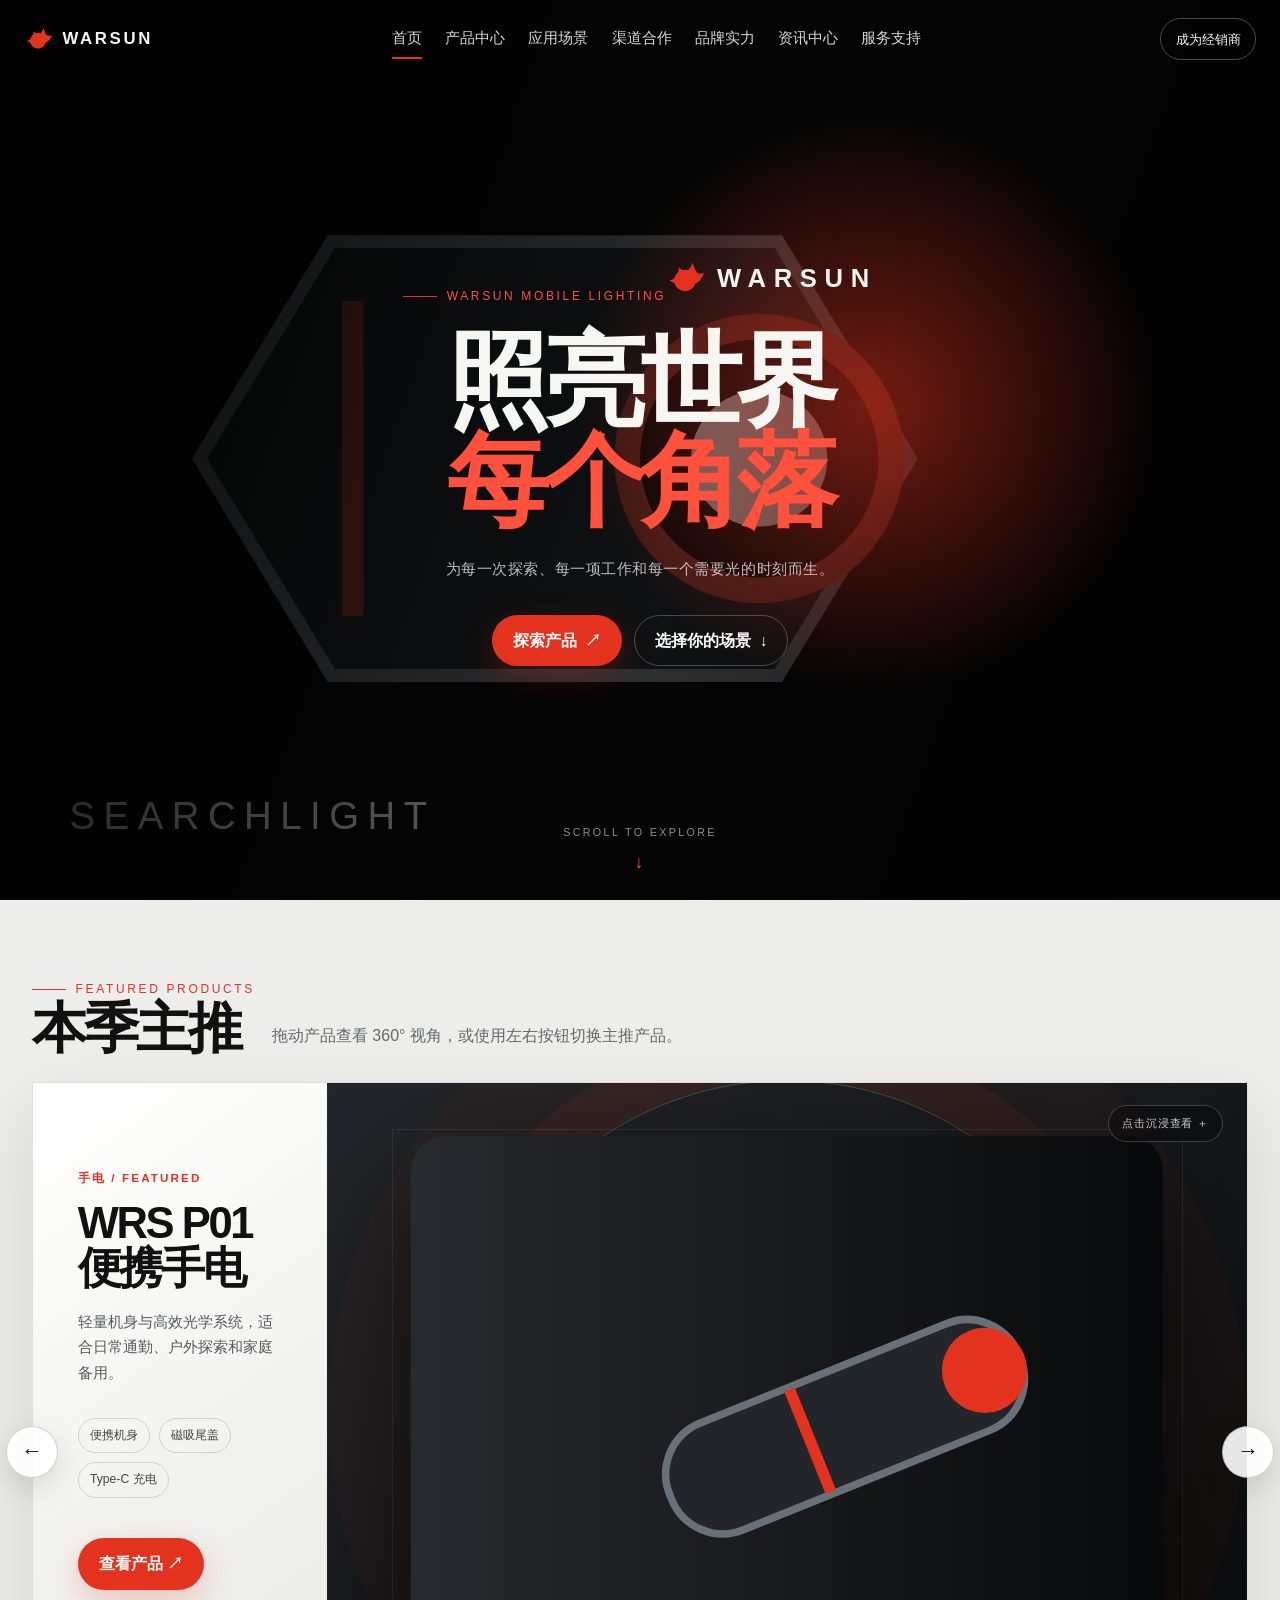
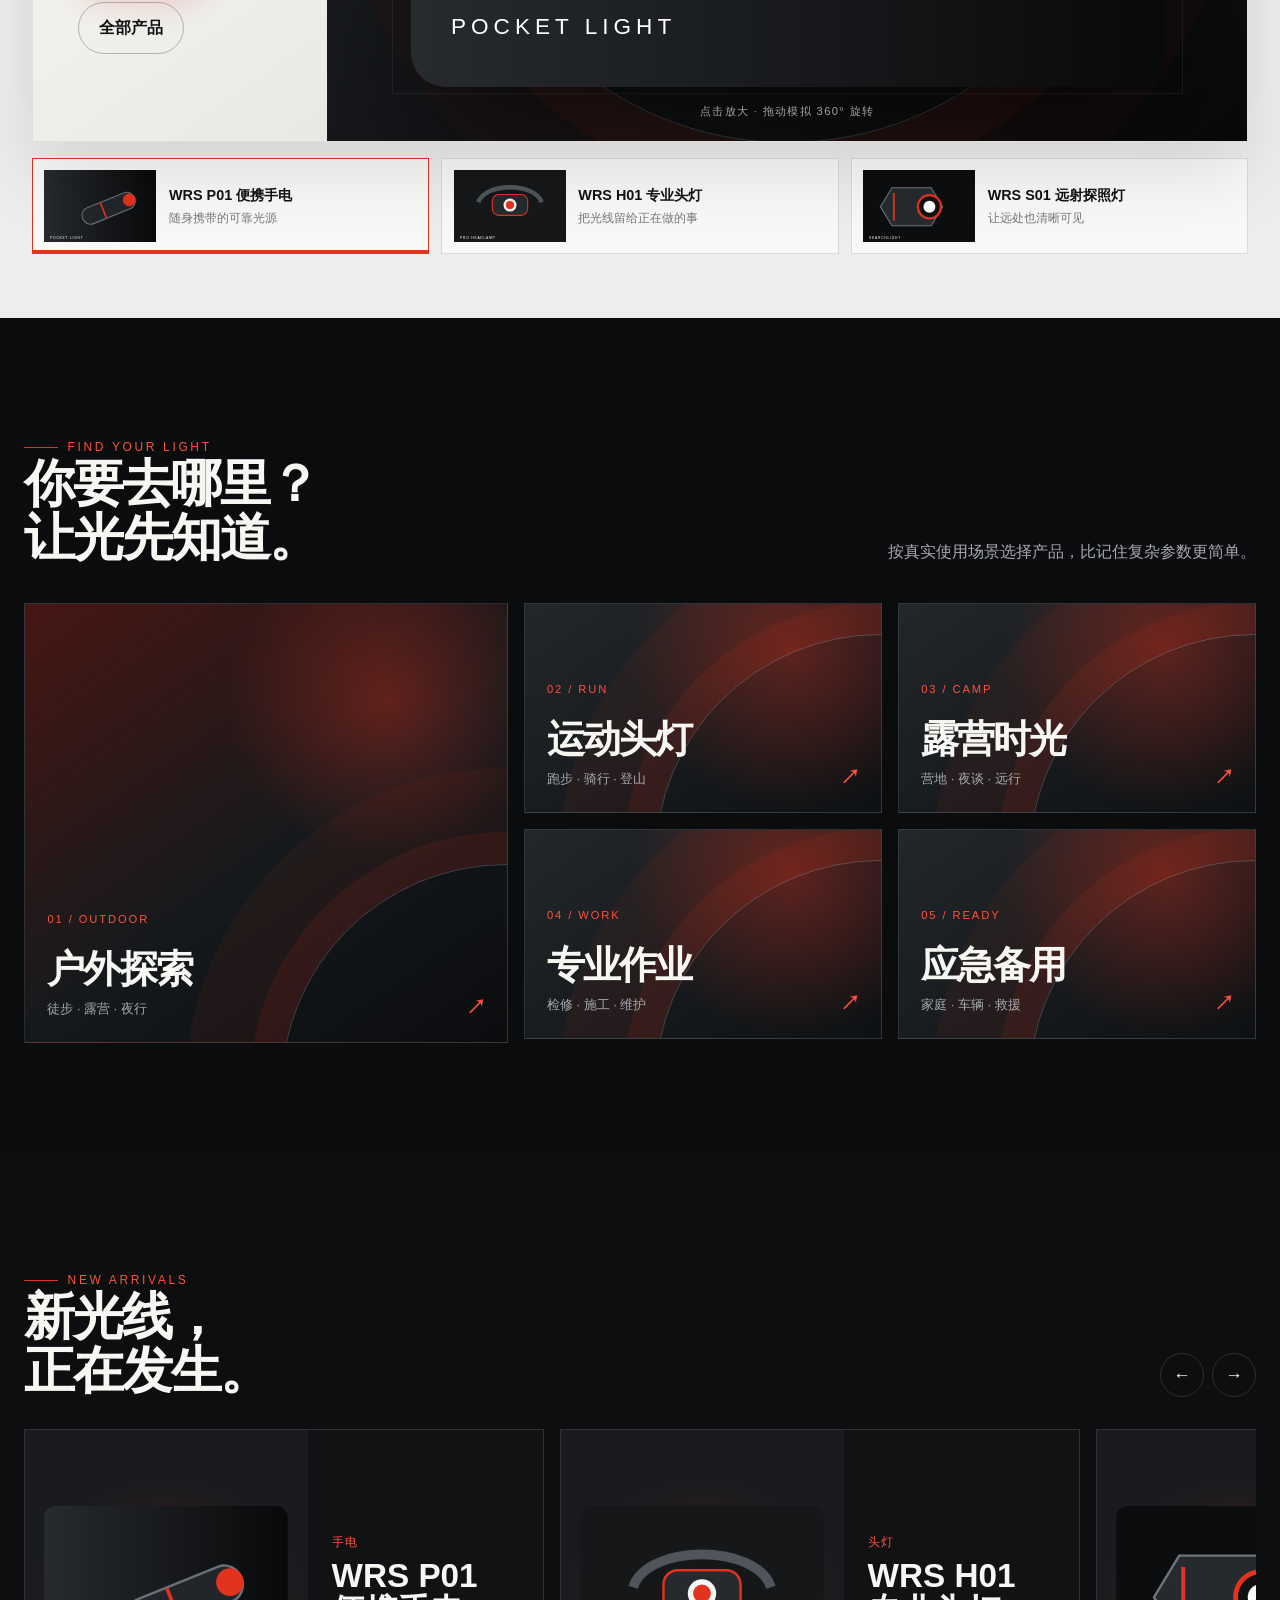
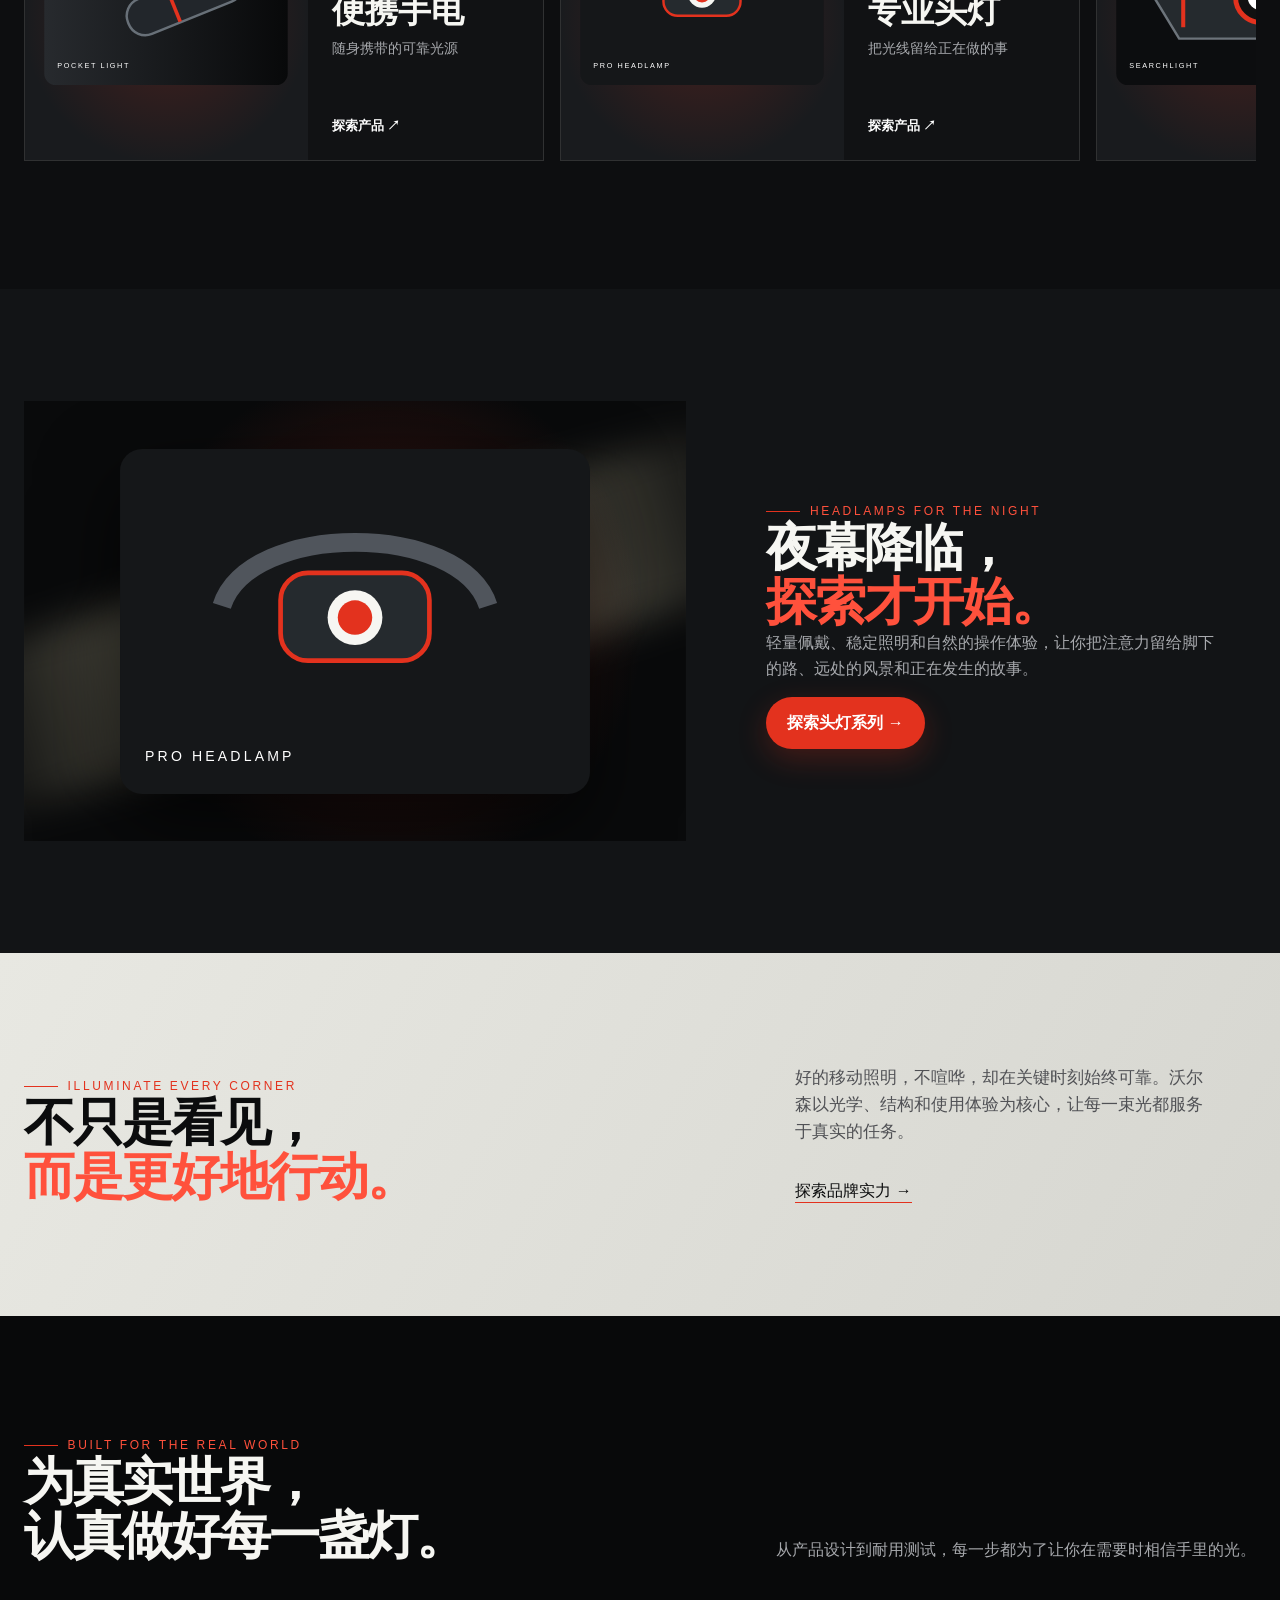
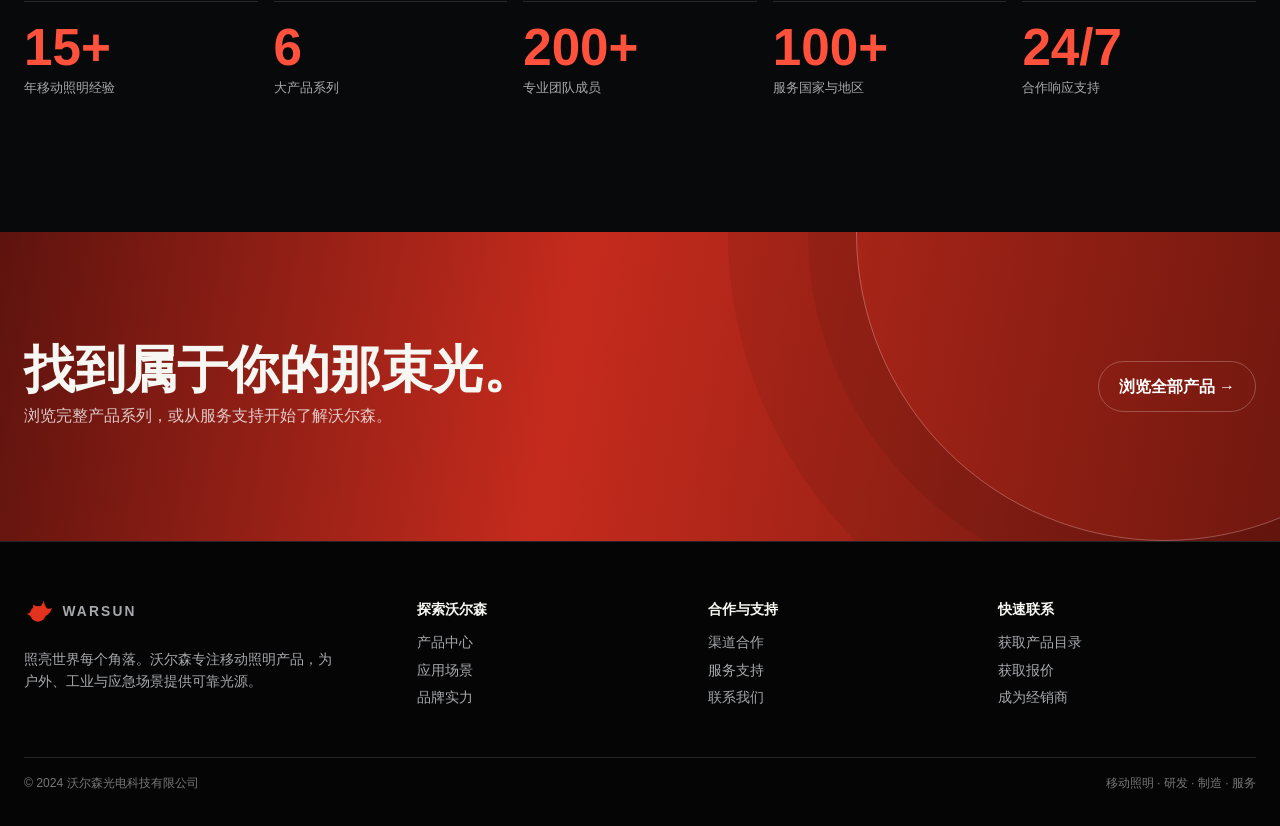
<file: index.html>
<!doctype html>
<html lang="zh-CN"><head><meta charset="utf-8"><meta name="viewport" content="width=device-width, initial-scale=1"><meta name="description" content="沃尔森光电科技有限公司——为户外、运动与日常生活提供移动照明。"><title>沃尔森光电｜照亮世界每个角落</title><link rel="stylesheet" href="styles.css?v=immersive-showcase-1"></head>
<body data-page="home"><a class="skip-link" href="#main">跳转到主要内容</a><header class="site-header" data-site-header></header><main id="main">
<section class="consumer-hero"><video class="consumer-hero-video" autoplay muted loop playsinline poster="assets/placeholders/searchlight.svg"><source src="https://interactive-examples.mdn.mozilla.net/media/cc0-videos/flower.mp4" type="video/mp4"></video><div class="consumer-hero-overlay"></div><div class="container consumer-hero-content"><span class="eyebrow">WARSUN MOBILE LIGHTING</span><div class="home-logo-lockup"><img src="assets/logo-mark.svg" alt="沃尔森品牌标志"><span>WARSUN</span></div><h1>照亮世界<br><em>每个角落</em></h1><p>为每一次探索、每一项工作和每一个需要光的时刻而生。</p><div class="hero-actions"><a class="btn btn-primary" href="products.html">探索产品 <span>↗</span></a><a class="btn btn-ghost" href="#scene-explorer">选择你的场景 <span>↓</span></a></div></div><div class="hero-scroll">SCROLL TO EXPLORE <span>↓</span></div></section>
<section class="featured-showcase" id="featured-showcase"><div class="featured-shell"><div class="featured-heading"><span class="eyebrow">FEATURED PRODUCTS</span><h2>本季主推</h2><p>拖动产品查看 360° 视角，或使用左右按钮切换主推产品。</p></div><div class="featured-stage" id="featured-viewer" aria-live="polite"></div><button class="featured-arrow featured-prev" type="button" data-featured-prev aria-label="上一个主推产品">←</button><button class="featured-arrow featured-next" type="button" data-featured-next aria-label="下一个主推产品">→</button><div class="featured-thumbs" id="featured-thumbs" aria-label="主推产品缩略图"></div></div></section>
<section class="scene-explorer section" id="scene-explorer"><div class="container"><div class="section-header"><div><span class="eyebrow">FIND YOUR LIGHT</span><h2 class="section-title">你要去哪里？<br>让光先知道。</h2></div><p class="section-copy">按真实使用场景选择产品，比记住复杂参数更简单。</p></div><div class="scene-grid"><a href="solutions.html#户外探索" class="scene-tile scene-tile-large"><span>01 / OUTDOOR</span><strong>户外探索</strong><small>徒步 · 露营 · 夜行</small><b>↗</b></a><a href="products.html?category=头灯" class="scene-tile"><span>02 / RUN</span><strong>运动头灯</strong><small>跑步 · 骑行 · 登山</small><b>↗</b></a><a href="products.html?category=露营灯" class="scene-tile"><span>03 / CAMP</span><strong>露营时光</strong><small>营地 · 夜谈 · 远行</small><b>↗</b></a><a href="solutions.html#工业作业" class="scene-tile"><span>04 / WORK</span><strong>专业作业</strong><small>检修 · 施工 · 维护</small><b>↗</b></a><a href="solutions.html#应急救援" class="scene-tile"><span>05 / READY</span><strong>应急备用</strong><small>家庭 · 车辆 · 救援</small><b>↗</b></a></div></div></section>
<section class="editorial-product section section-dark"><div class="container"><div class="editorial-heading"><div><span class="eyebrow">NEW ARRIVALS</span><h2 class="section-title">新光线，<br>正在发生。</h2></div><div class="rail-controls"><button type="button" data-rail-prev aria-label="上一组产品">←</button><button type="button" data-rail-next aria-label="下一组产品">→</button></div></div><div class="product-rail" id="product-rail"></div></div></section>
<section class="story-media section" id="story-media"><div class="container story-grid"><div class="story-visual"><div class="story-beam"></div><img src="assets/placeholders/headlamp.svg" alt="沃尔森头灯户外使用示意"></div><div class="story-copy"><span class="eyebrow">HEADLAMPS FOR THE NIGHT</span><h2 class="section-title">夜幕降临，<br><em>探索才开始。</em></h2><p>轻量佩戴、稳定照明和自然的操作体验，让你把注意力留给脚下的路、远处的风景和正在发生的故事。</p><a class="btn btn-primary" href="products.html?category=头灯">探索头灯系列 →</a></div></div></section>
<section class="manifesto section"><div class="container manifesto-grid"><div><span class="eyebrow">ILLUMINATE EVERY CORNER</span><h2 class="section-title">不只是看见，<br><em>而是更好地行动。</em></h2></div><div><p class="manifesto-copy">好的移动照明，不喧哗，却在关键时刻始终可靠。沃尔森以光学、结构和使用体验为核心，让每一束光都服务于真实的任务。</p><a class="text-link" href="about.html">探索品牌实力 →</a></div></div></section>
<section class="proof-stage section section-dark"><div class="container"><div class="section-header"><div><span class="eyebrow">BUILT FOR THE REAL WORLD</span><h2 class="section-title">为真实世界，<br>认真做好每一盏灯。</h2></div><p class="section-copy">从产品设计到耐用测试，每一步都为了让你在需要时相信手里的光。</p></div><div class="stats" id="stats"></div></div></section>
<section class="section band"><div class="container band-content"><div><h2>找到属于你的那束光。</h2><p>浏览完整产品系列，或从服务支持开始了解沃尔森。</p></div><a class="btn btn-ghost" href="products.html">浏览全部产品 →</a></div></section>
</main><footer class="footer" data-site-footer></footer><script type="module" src="js/site.js?v=immersive-showcase-1"></script></body></html>
</file>
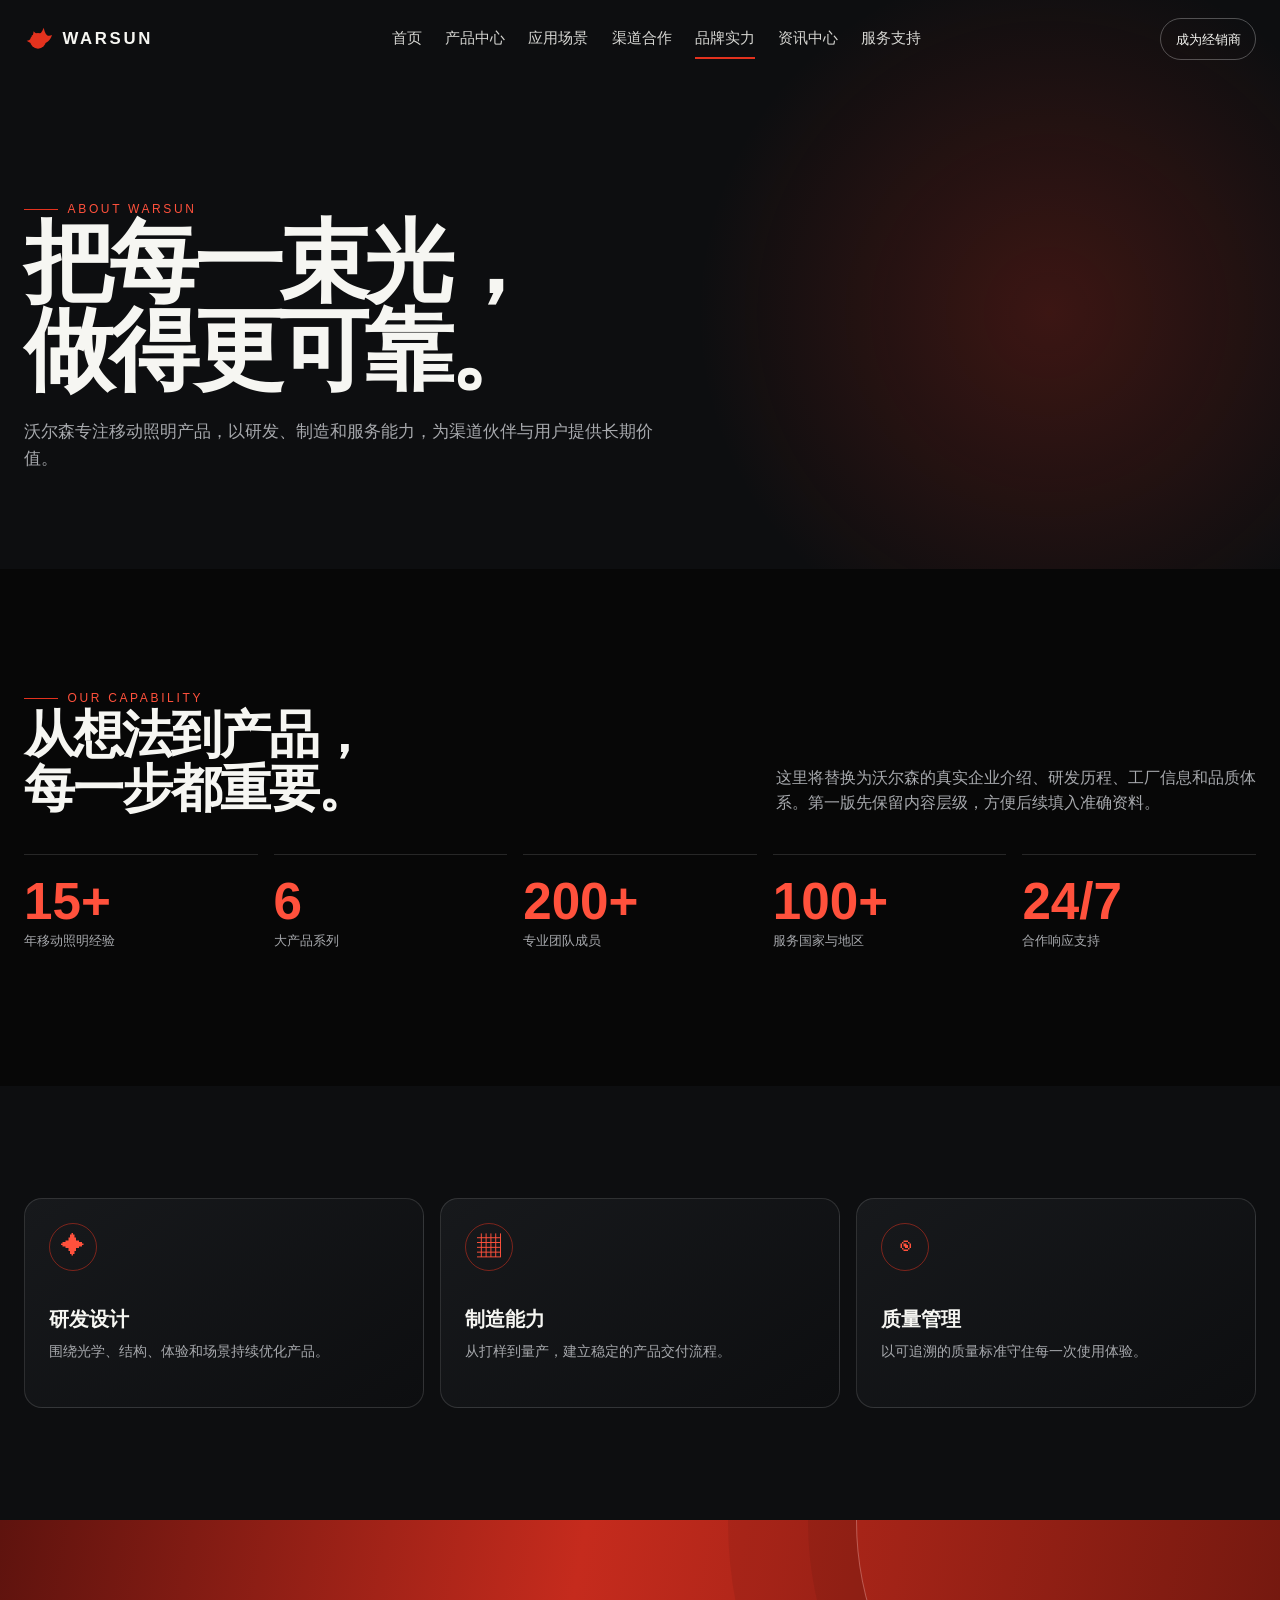
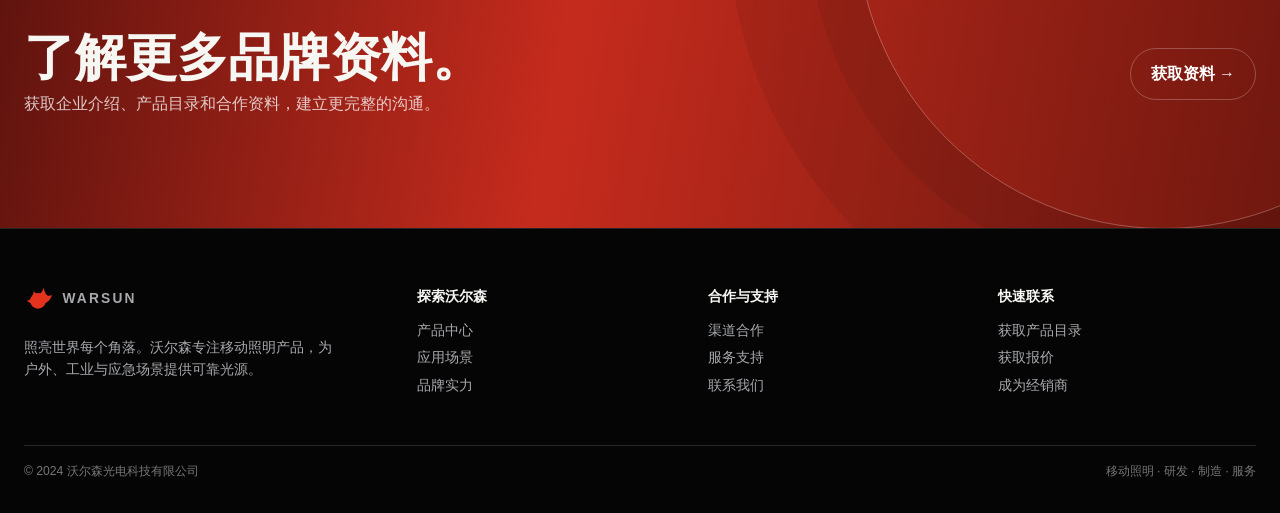
<file: about.html>
<!doctype html><html lang="zh-CN"><head><meta charset="utf-8"><meta name="viewport" content="width=device-width, initial-scale=1"><meta name="description" content="了解沃尔森品牌、研发、制造与质量能力。"><title>品牌实力｜沃尔森光电</title><link rel="stylesheet" href="styles.css"></head><body data-page="about"><a class="skip-link" href="#main">跳转到主要内容</a><header class="site-header" data-site-header></header><main id="main"><section class="page-hero"><div class="container"><span class="eyebrow">ABOUT WARSUN</span><h1>把每一束光，<br>做得更可靠。</h1><p>沃尔森专注移动照明产品，以研发、制造和服务能力，为渠道伙伴与用户提供长期价值。</p></div></section><section class="section"><div class="container"><div class="section-header"><div><span class="eyebrow">OUR CAPABILITY</span><h2 class="section-title">从想法到产品，<br>每一步都重要。</h2></div><p class="section-copy">这里将替换为沃尔森的真实企业介绍、研发历程、工厂信息和品质体系。第一版先保留内容层级，方便后续填入准确资料。</p></div><div class="stats" id="about-stats"></div></div></section><section class="section section-dark"><div class="container card-grid"><article class="support-card"><span class="card-icon">✦</span><h3>研发设计</h3><p>围绕光学、结构、体验和场景持续优化产品。</p></article><article class="support-card"><span class="card-icon">▦</span><h3>制造能力</h3><p>从打样到量产，建立稳定的产品交付流程。</p></article><article class="support-card"><span class="card-icon">◉</span><h3>质量管理</h3><p>以可追溯的质量标准守住每一次使用体验。</p></article></div></section><section class="section band"><div class="container band-content"><div><h2>了解更多品牌资料。</h2><p>获取企业介绍、产品目录和合作资料，建立更完整的沟通。</p></div><a class="btn btn-ghost" href="contact.html?interest=获取产品目录">获取资料 →</a></div></section></main><footer class="footer" data-site-footer></footer><script type="module" src="js/site.js"></script></body></html>
</file>
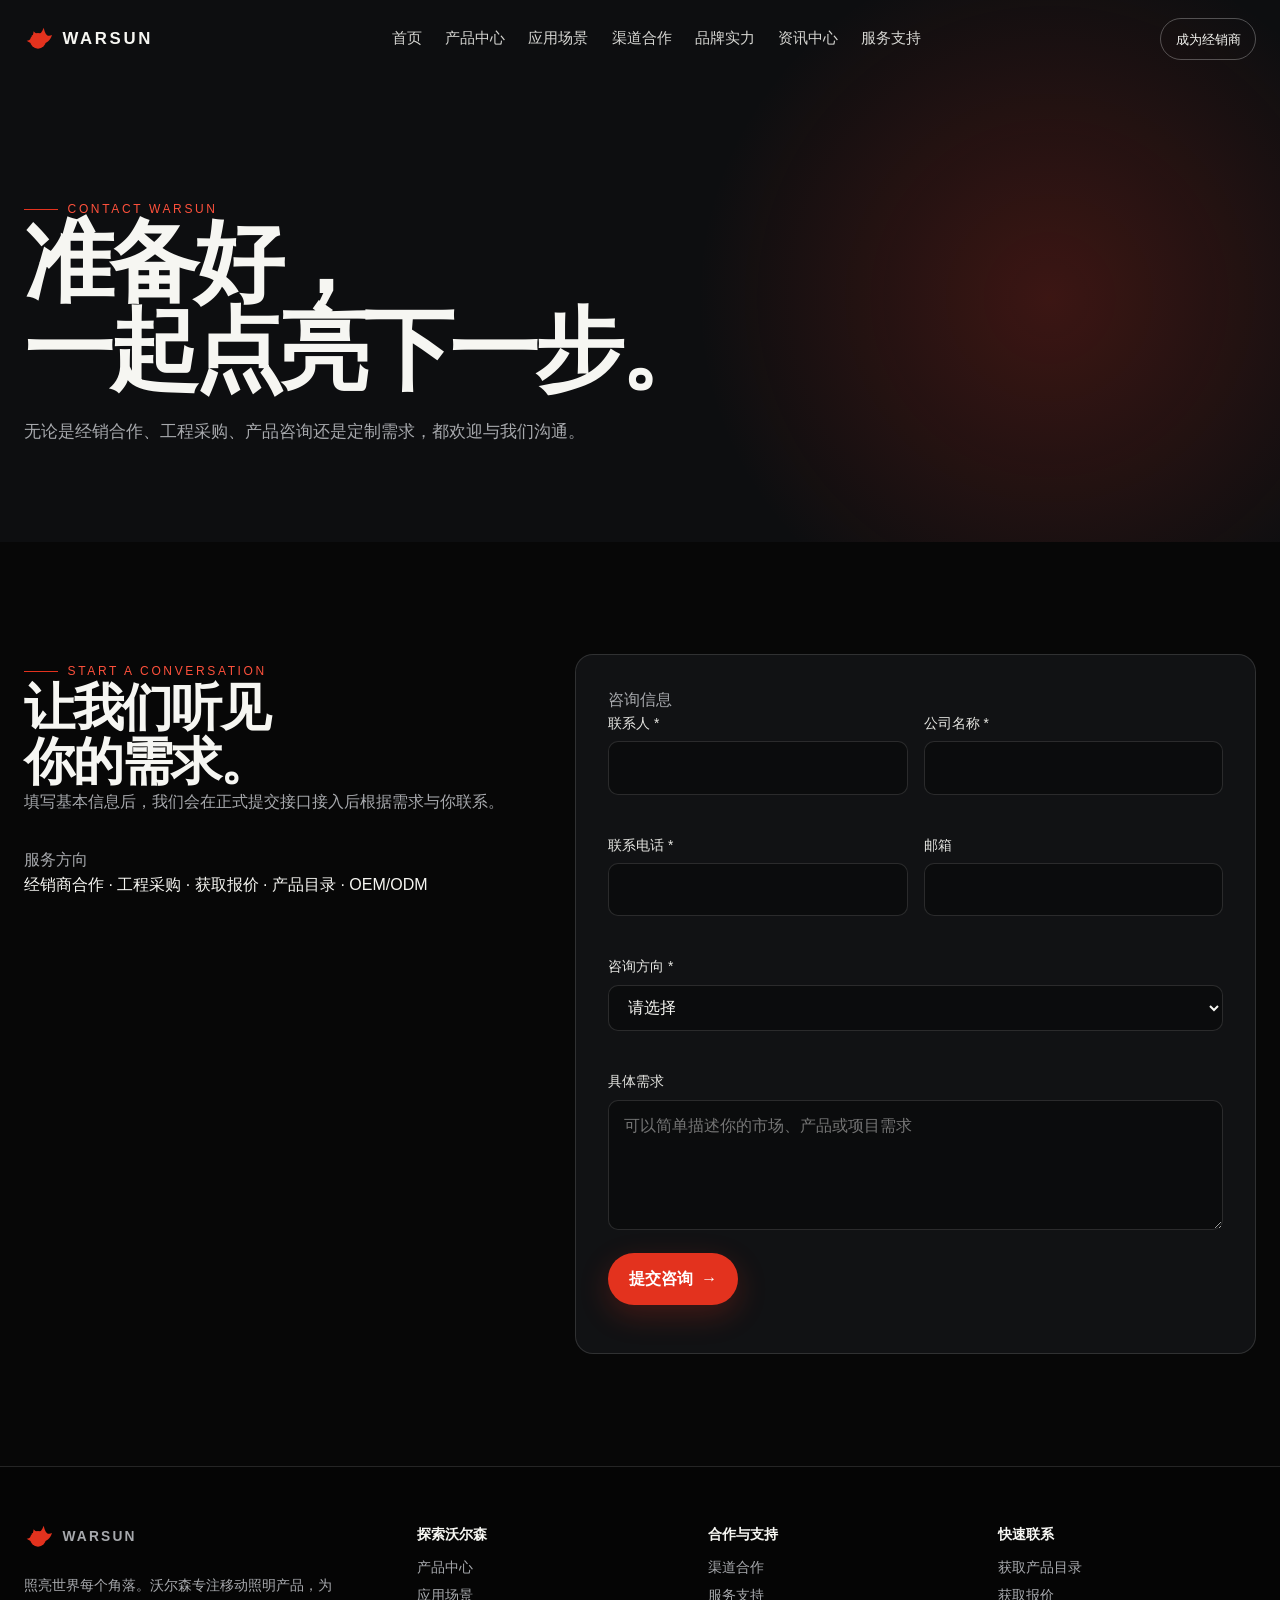
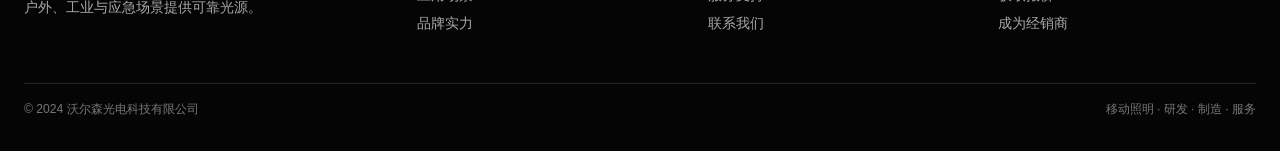
<file: contact.html>
<!doctype html><html lang="zh-CN"><head><meta charset="utf-8"><meta name="viewport" content="width=device-width, initial-scale=1"><meta name="description" content="联系沃尔森光电，获取产品目录、报价和渠道合作信息。"><title>联系我们｜沃尔森光电</title><link rel="stylesheet" href="styles.css"></head><body data-page="contact"><a class="skip-link" href="#main">跳转到主要内容</a><header class="site-header" data-site-header></header><main id="main"><section class="page-hero"><div class="container"><span class="eyebrow">CONTACT WARSUN</span><h1>准备好，<br>一起点亮下一步。</h1><p>无论是经销合作、工程采购、产品咨询还是定制需求，都欢迎与我们沟通。</p></div></section><section class="section" id="inquiry"><div class="container form-wrap"><div><span class="eyebrow">START A CONVERSATION</span><h2 class="section-title">让我们听见<br>你的需求。</h2><p class="section-copy">填写基本信息后，我们会在正式提交接口接入后根据需求与你联系。</p><div style="margin-top:2rem"><p class="section-copy">服务方向</p><p>经销商合作 · 工程采购 · 获取报价 · 产品目录 · OEM/ODM</p></div></div><div class="form-card"><p id="inquiry-context" class="section-copy">咨询信息</p><form id="inquiry-form"><div class="form-grid"><div class="field"><label for="name">联系人 *</label><input id="name" name="name" required><span class="field-error" data-error-for="name"></span></div><div class="field"><label for="company">公司名称 *</label><input id="company" name="company" required><span class="field-error" data-error-for="company"></span></div><div class="field"><label for="phone">联系电话 *</label><input id="phone" name="phone" required><span class="field-error" data-error-for="phone"></span></div><div class="field"><label for="email">邮箱</label><input id="email" name="email" type="email"><span class="field-error" data-error-for="email"></span></div><div class="field field-full"><label for="interest">咨询方向 *</label><select id="interest" name="interest" required><option value="">请选择</option><option>经销商合作</option><option>区域代理</option><option>工程采购</option><option>获取报价</option><option>获取产品目录</option><option>OEM/ODM</option><option>售后服务</option></select><span class="field-error" data-error-for="interest"></span></div><div class="field field-full"><label for="message">具体需求</label><textarea id="message" name="message" placeholder="可以简单描述你的市场、产品或项目需求"></textarea><span class="field-error" data-error-for="message"></span></div></div><button class="btn btn-primary" type="submit">提交咨询 <span>→</span></button><p class="form-status" id="form-status" role="status" aria-live="polite"></p></form></div></div></section></main><footer class="footer" data-site-footer></footer><script type="module" src="js/site.js"></script></body></html>
</file>
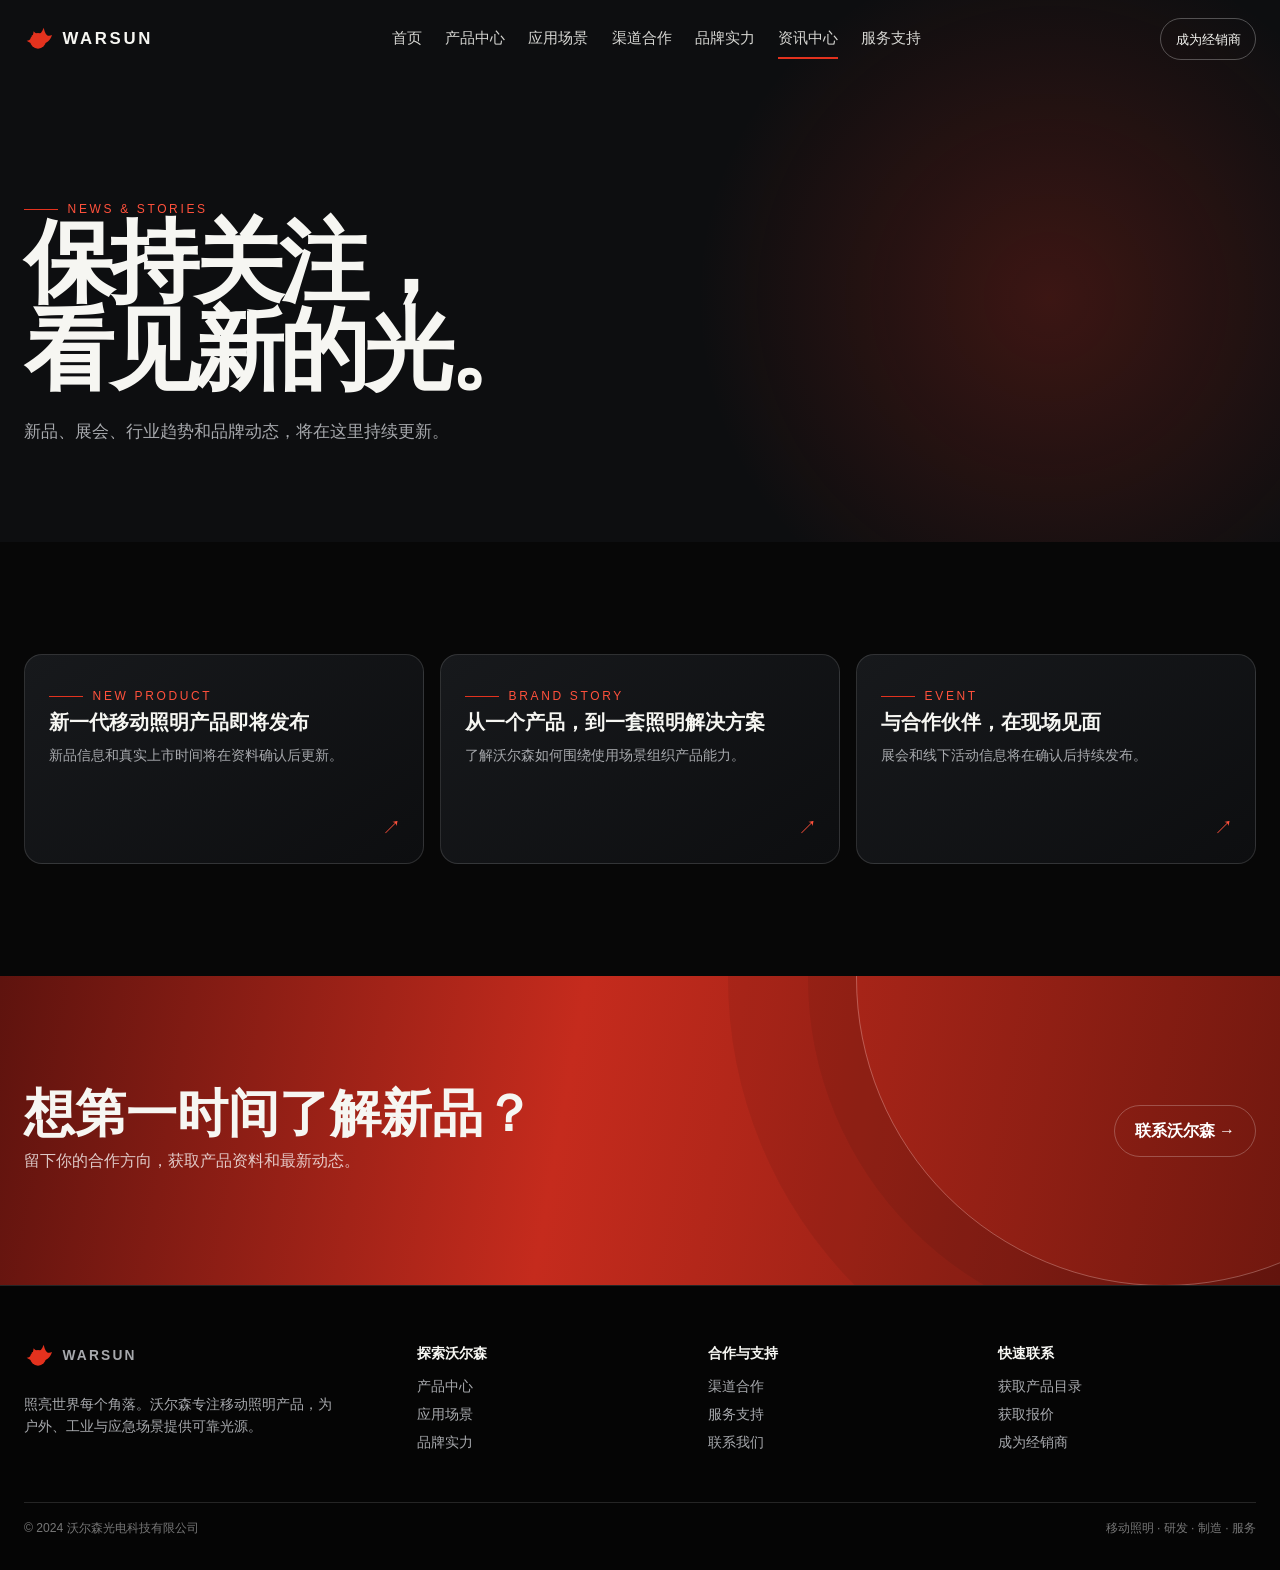
<file: news.html>
<!doctype html><html lang="zh-CN"><head><meta charset="utf-8"><meta name="viewport" content="width=device-width, initial-scale=1"><meta name="description" content="沃尔森新品、展会与行业资讯。"><title>资讯中心｜沃尔森光电</title><link rel="stylesheet" href="styles.css"></head><body data-page="news"><a class="skip-link" href="#main">跳转到主要内容</a><header class="site-header" data-site-header></header><main id="main"><section class="page-hero"><div class="container"><span class="eyebrow">NEWS & STORIES</span><h1>保持关注，<br>看见新的光。</h1><p>新品、展会、行业趋势和品牌动态，将在这里持续更新。</p></div></section><section class="section"><div class="container"><div class="card-grid"><article class="news-card"><span class="eyebrow">NEW PRODUCT</span><h3>新一代移动照明产品即将发布</h3><p>新品信息和真实上市时间将在资料确认后更新。</p><span class="card-arrow">↗</span></article><article class="news-card"><span class="eyebrow">BRAND STORY</span><h3>从一个产品，到一套照明解决方案</h3><p>了解沃尔森如何围绕使用场景组织产品能力。</p><span class="card-arrow">↗</span></article><article class="news-card"><span class="eyebrow">EVENT</span><h3>与合作伙伴，在现场见面</h3><p>展会和线下活动信息将在确认后持续发布。</p><span class="card-arrow">↗</span></article></div></div></section><section class="section band"><div class="container band-content"><div><h2>想第一时间了解新品？</h2><p>留下你的合作方向，获取产品资料和最新动态。</p></div><a class="btn btn-ghost" href="contact.html?interest=获取产品目录">联系沃尔森 →</a></div></section></main><footer class="footer" data-site-footer></footer><script type="module" src="js/site.js"></script></body></html>
</file>
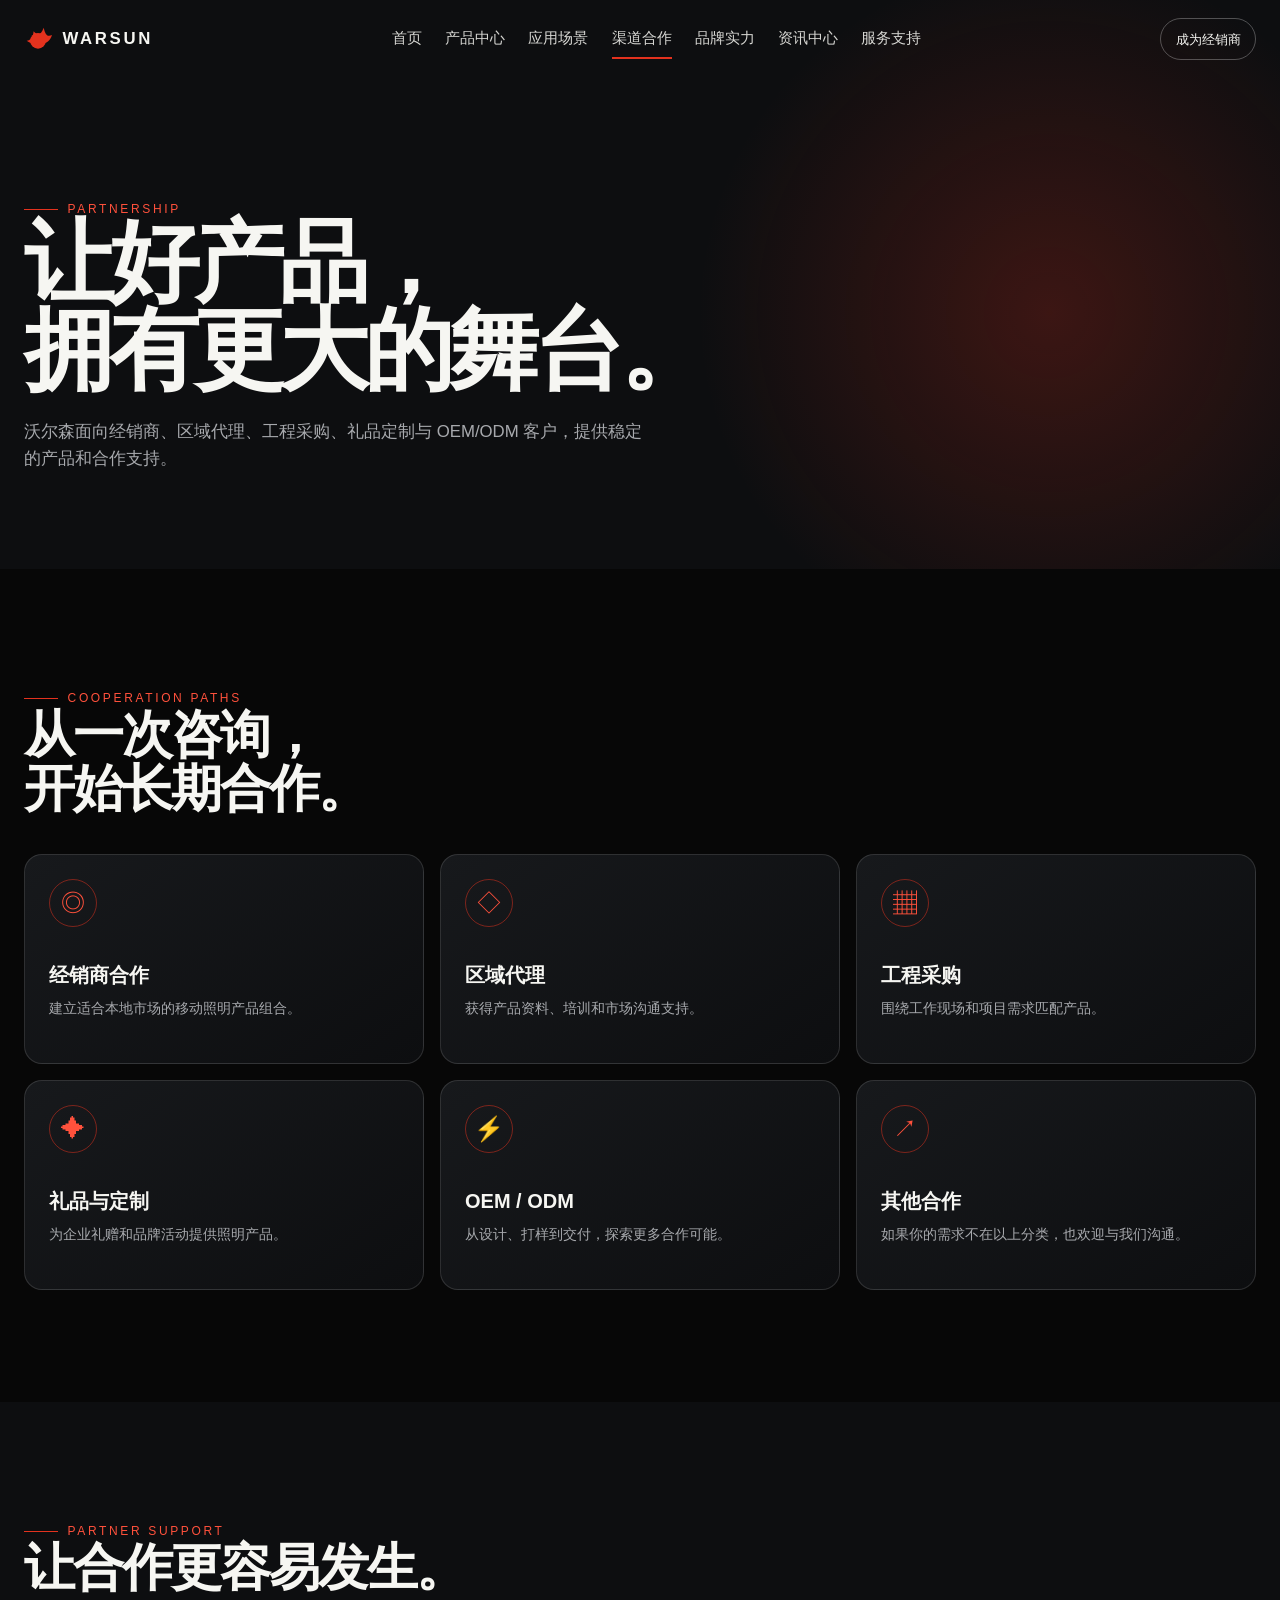
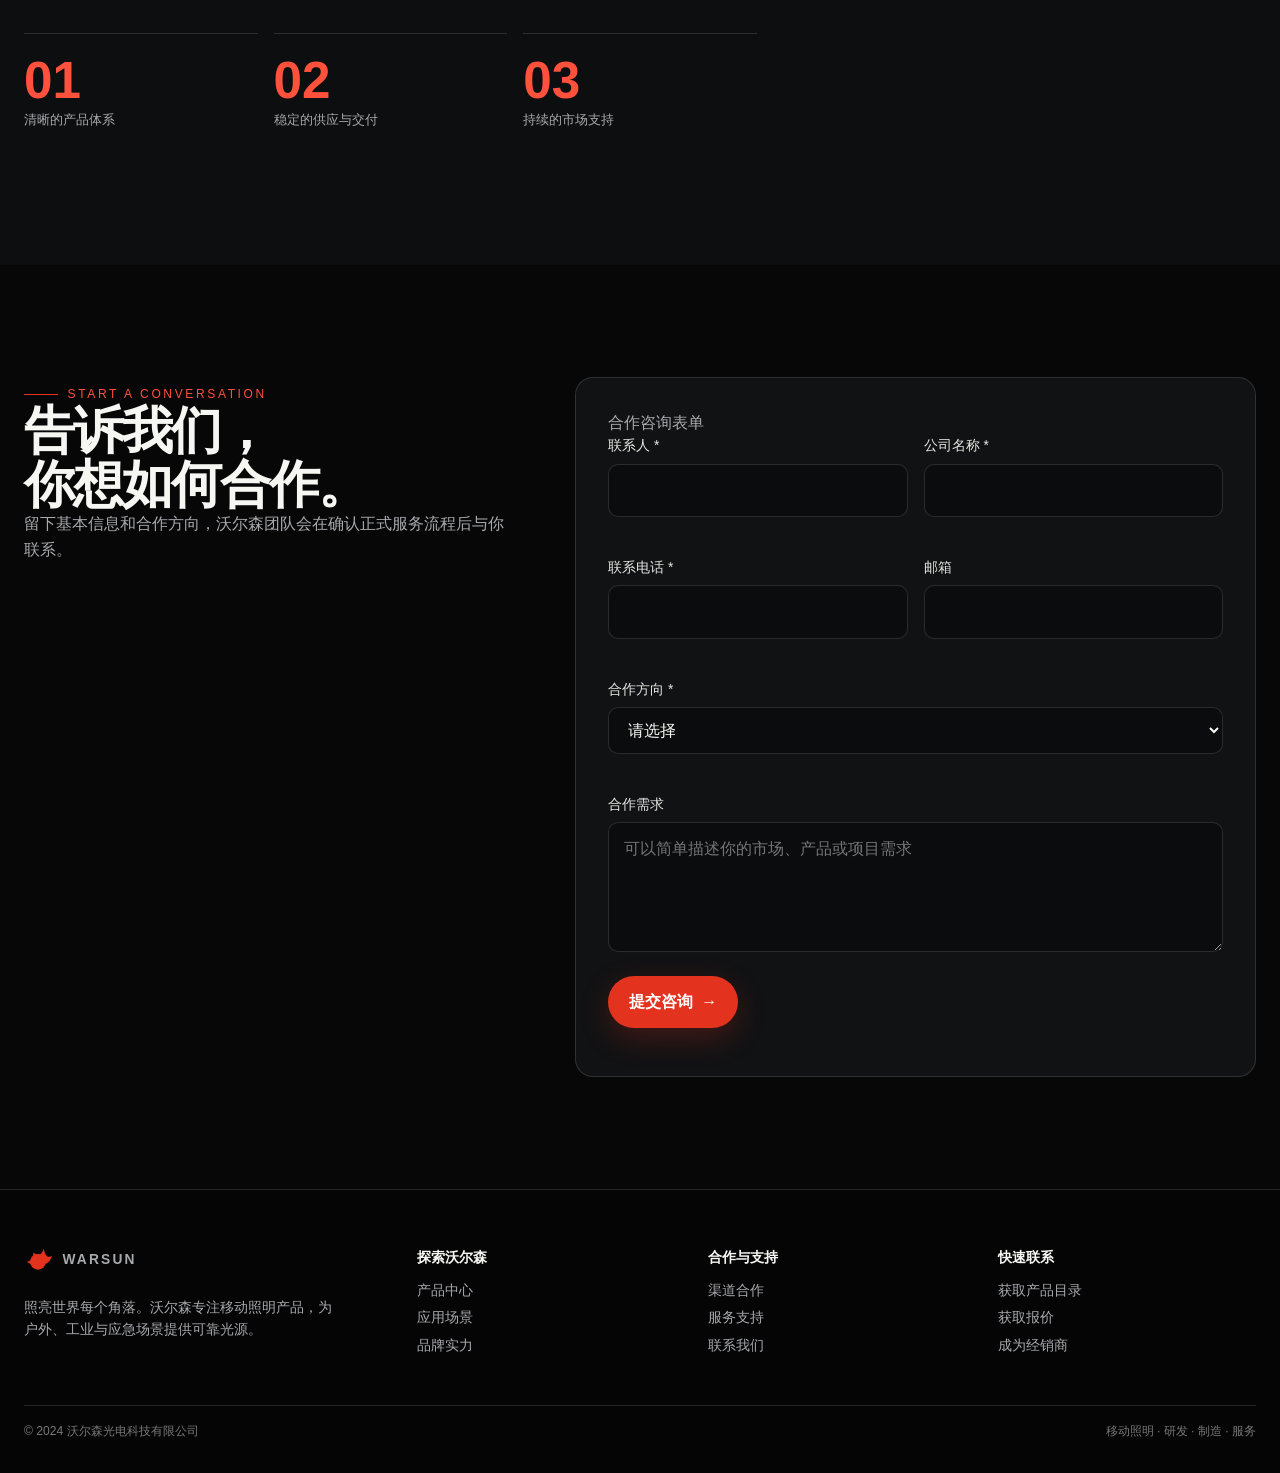
<file: partners.html>
<!doctype html><html lang="zh-CN"><head><meta charset="utf-8"><meta name="viewport" content="width=device-width, initial-scale=1"><meta name="description" content="沃尔森经销商、工程采购、礼品定制与OEM/ODM合作。"><title>渠道合作｜沃尔森光电</title><link rel="stylesheet" href="styles.css"></head><body data-page="partners"><a class="skip-link" href="#main">跳转到主要内容</a><header class="site-header" data-site-header></header><main id="main"><section class="page-hero"><div class="container"><span class="eyebrow">PARTNERSHIP</span><h1>让好产品，<br>拥有更大的舞台。</h1><p>沃尔森面向经销商、区域代理、工程采购、礼品定制与 OEM/ODM 客户，提供稳定的产品和合作支持。</p></div></section><section class="section"><div class="container"><div class="section-header"><div><span class="eyebrow">COOPERATION PATHS</span><h2 class="section-title">从一次咨询，<br>开始长期合作。</h2></div></div><div class="card-grid"><article class="support-card"><span class="card-icon">◎</span><h3>经销商合作</h3><p>建立适合本地市场的移动照明产品组合。</p></article><article class="support-card"><span class="card-icon">◇</span><h3>区域代理</h3><p>获得产品资料、培训和市场沟通支持。</p></article><article class="support-card"><span class="card-icon">▦</span><h3>工程采购</h3><p>围绕工作现场和项目需求匹配产品。</p></article><article class="support-card"><span class="card-icon">✦</span><h3>礼品与定制</h3><p>为企业礼赠和品牌活动提供照明产品。</p></article><article class="support-card"><span class="card-icon">⚡</span><h3>OEM / ODM</h3><p>从设计、打样到交付，探索更多合作可能。</p></article><article class="support-card"><span class="card-icon">↗</span><h3>其他合作</h3><p>如果你的需求不在以上分类，也欢迎与我们沟通。</p></article></div></div></section><section class="section section-dark"><div class="container"><div class="section-header"><div><span class="eyebrow">PARTNER SUPPORT</span><h2 class="section-title">让合作更容易发生。</h2></div></div><div class="stats"><div class="stat"><strong>01</strong><span>清晰的产品体系</span></div><div class="stat"><strong>02</strong><span>稳定的供应与交付</span></div><div class="stat"><strong>03</strong><span>持续的市场支持</span></div></div></div></section><section class="section" id="inquiry"><div class="container form-wrap"><div><span class="eyebrow">START A CONVERSATION</span><h2 class="section-title">告诉我们，<br>你想如何合作。</h2><p class="section-copy">留下基本信息和合作方向，沃尔森团队会在确认正式服务流程后与你联系。</p></div><div class="form-card"><p id="inquiry-context" class="section-copy">合作咨询表单</p><form id="inquiry-form"><div class="form-grid"><div class="field"><label for="name">联系人 *</label><input id="name" name="name" required><span class="field-error" data-error-for="name"></span></div><div class="field"><label for="company">公司名称 *</label><input id="company" name="company" required><span class="field-error" data-error-for="company"></span></div><div class="field"><label for="phone">联系电话 *</label><input id="phone" name="phone" required><span class="field-error" data-error-for="phone"></span></div><div class="field"><label for="email">邮箱</label><input id="email" name="email" type="email"><span class="field-error" data-error-for="email"></span></div><div class="field field-full"><label for="interest">合作方向 *</label><select id="interest" name="interest" required><option value="">请选择</option><option>经销商合作</option><option>区域代理</option><option>工程采购</option><option>礼品定制</option><option>OEM/ODM</option></select><span class="field-error" data-error-for="interest"></span></div><div class="field field-full"><label for="message">合作需求</label><textarea id="message" name="message" placeholder="可以简单描述你的市场、产品或项目需求"></textarea><span class="field-error" data-error-for="message"></span></div></div><button class="btn btn-primary" type="submit">提交咨询 <span>→</span></button><p class="form-status" id="form-status" role="status" aria-live="polite"></p></form></div></div></section></main><footer class="footer" data-site-footer></footer><script type="module" src="js/site.js"></script></body></html>
</file>
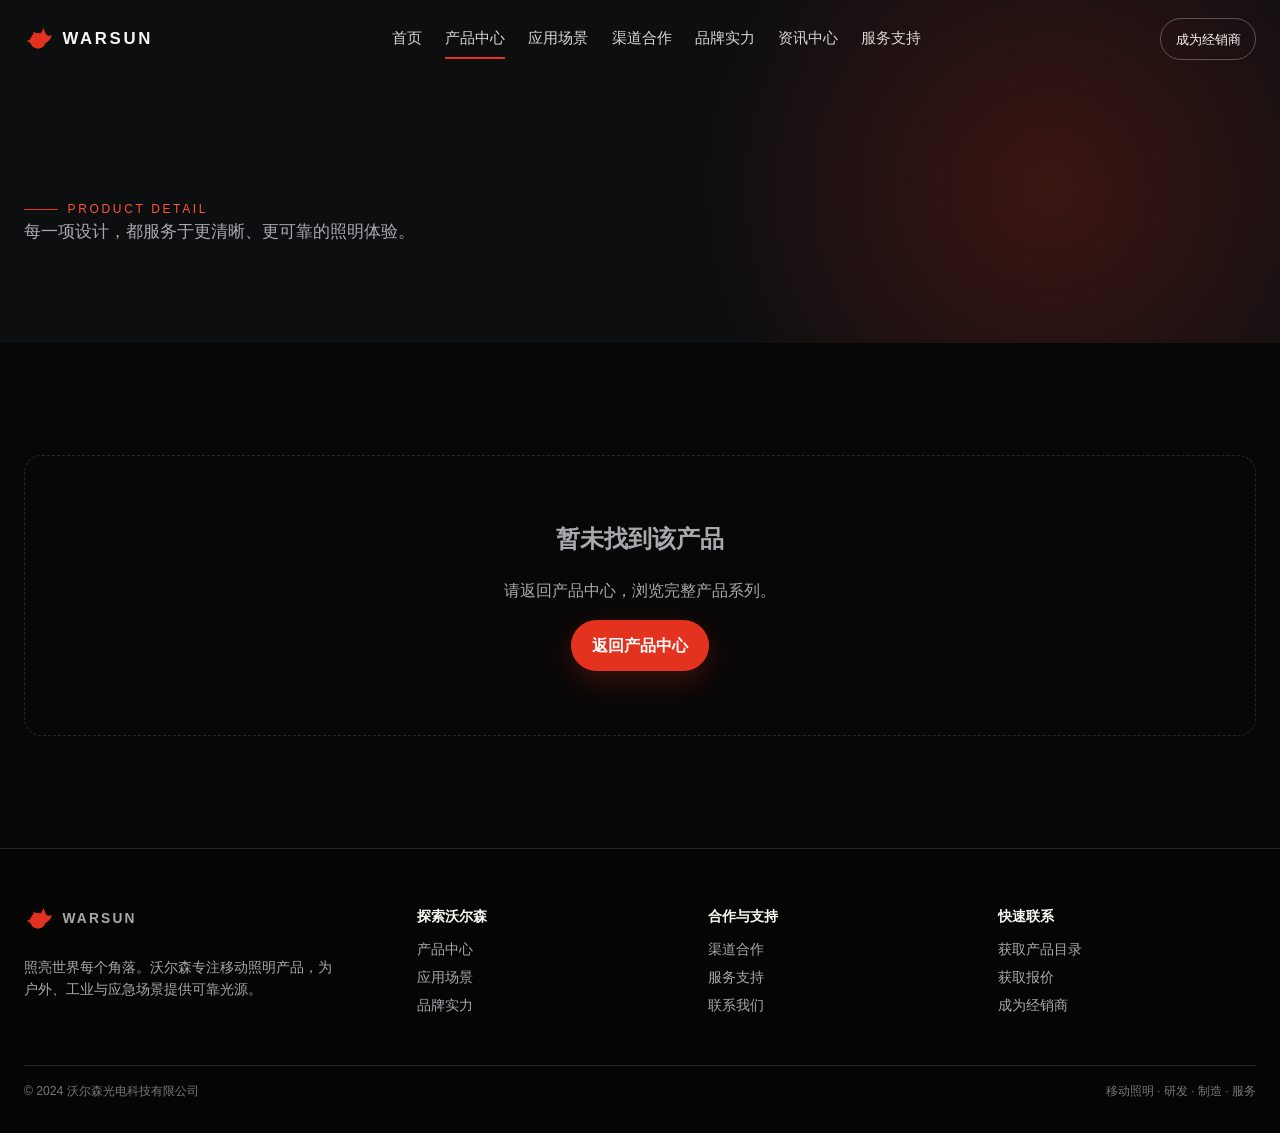
<file: product.html>
<!doctype html><html lang="zh-CN"><head><meta charset="utf-8"><meta name="viewport" content="width=device-width, initial-scale=1"><meta name="description" content="沃尔森移动照明产品详情。"><title>产品详情｜沃尔森光电</title><link rel="stylesheet" href="styles.css"></head><body data-page="products"><a class="skip-link" href="#main">跳转到主要内容</a><header class="site-header" data-site-header></header><main id="main"><section class="page-hero"><div class="container"><span class="eyebrow">PRODUCT DETAIL</span><p>每一项设计，都服务于更清晰、更可靠的照明体验。</p></div></section><section class="section"><div class="container" id="product-detail"></div></section></main><footer class="footer" data-site-footer></footer><script type="module" src="js/site.js"></script></body></html>
</file>
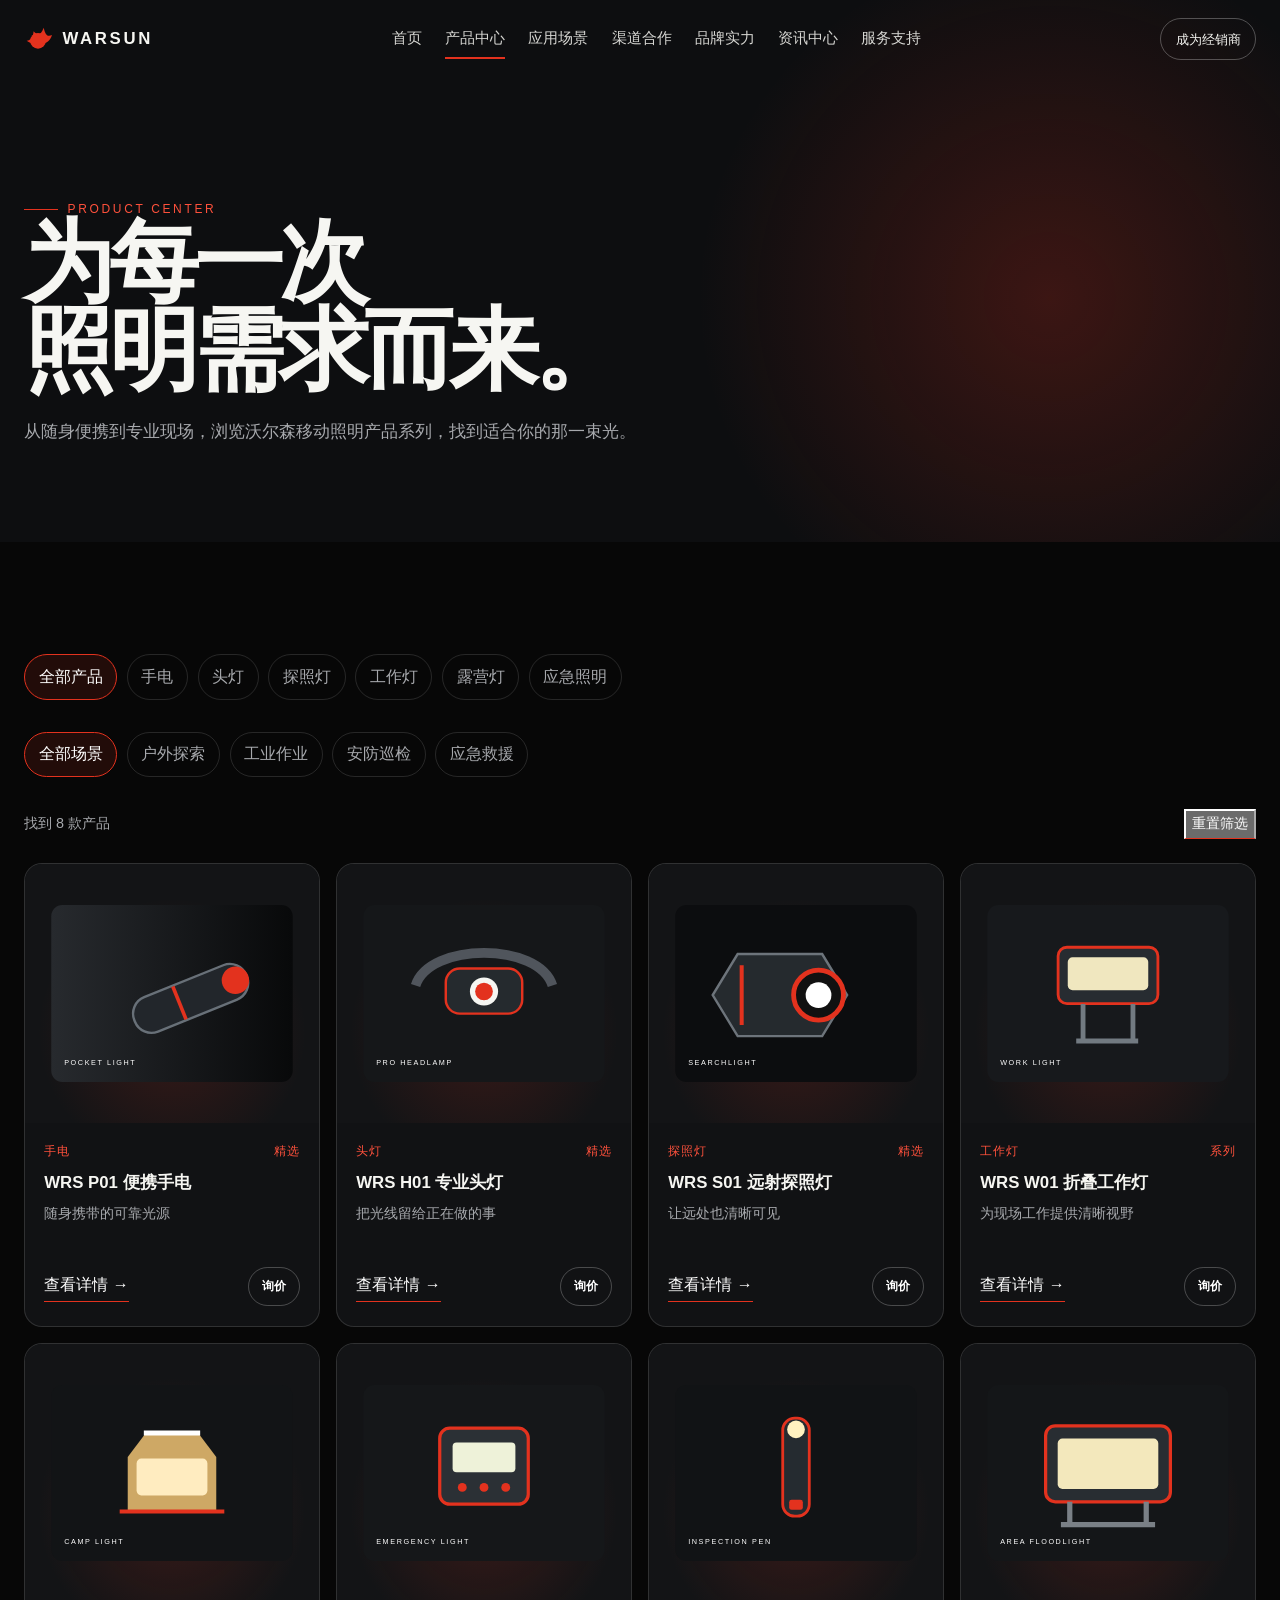
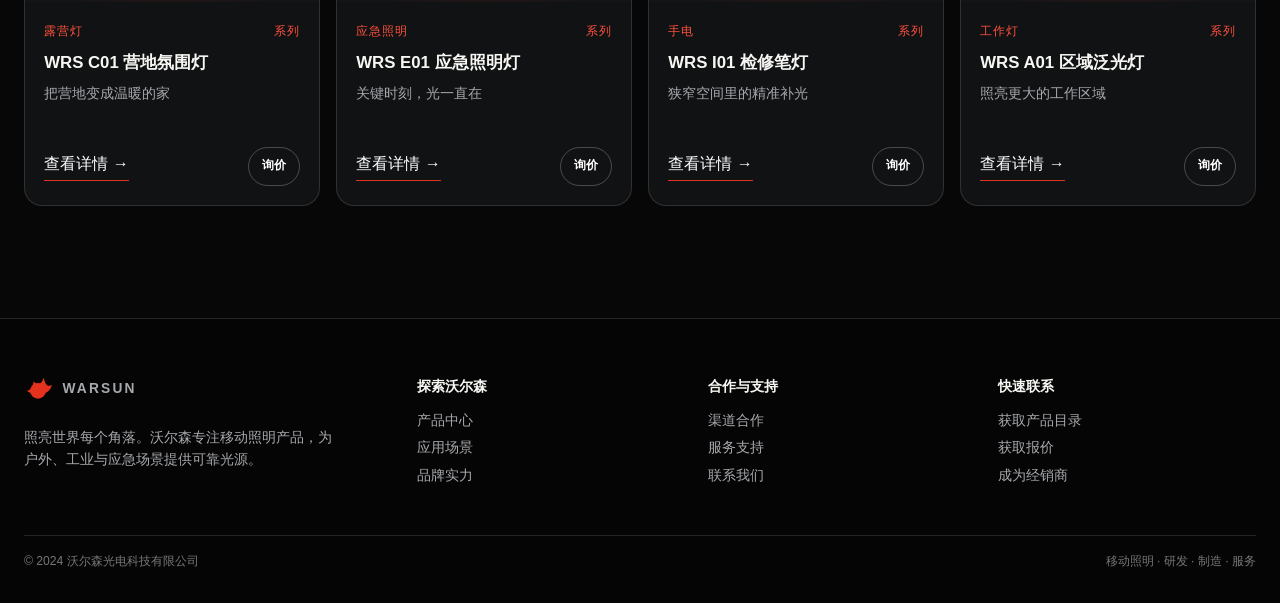
<file: products.html>
<!doctype html><html lang="zh-CN"><head><meta charset="utf-8"><meta name="viewport" content="width=device-width, initial-scale=1"><meta name="description" content="浏览沃尔森手电、头灯、探照灯、工作灯、露营灯与应急照明产品。"><title>产品中心｜沃尔森光电</title><link rel="stylesheet" href="styles.css"></head><body data-page="products"><a class="skip-link" href="#main">跳转到主要内容</a><header class="site-header" data-site-header></header><main id="main"><section class="page-hero"><div class="container"><span class="eyebrow">PRODUCT CENTER</span><h1>为每一次<br>照明需求而来。</h1><p>从随身便携到专业现场，浏览沃尔森移动照明产品系列，找到适合你的那一束光。</p></div></section><section class="section"><div class="container"><div class="filter-bar" data-filter-group="category"><button class="filter-button" data-value="" aria-pressed="true">全部产品</button><button class="filter-button" data-value="手电" aria-pressed="false">手电</button><button class="filter-button" data-value="头灯" aria-pressed="false">头灯</button><button class="filter-button" data-value="探照灯" aria-pressed="false">探照灯</button><button class="filter-button" data-value="工作灯" aria-pressed="false">工作灯</button><button class="filter-button" data-value="露营灯" aria-pressed="false">露营灯</button><button class="filter-button" data-value="应急照明" aria-pressed="false">应急照明</button></div><div class="filter-bar" data-filter-group="scenario"><button class="filter-button" data-value="" aria-pressed="true">全部场景</button><button class="filter-button" data-value="户外探索" aria-pressed="false">户外探索</button><button class="filter-button" data-value="工业作业" aria-pressed="false">工业作业</button><button class="filter-button" data-value="安防巡检" aria-pressed="false">安防巡检</button><button class="filter-button" data-value="应急救援" aria-pressed="false">应急救援</button></div><div class="results-row"><span id="result-count"></span><button class="text-link" type="button" data-reset-filters>重置筛选</button></div><div class="product-grid" id="product-grid"></div></div></section></main><footer class="footer" data-site-footer></footer><script type="module" src="js/site.js"></script></body></html>
</file>
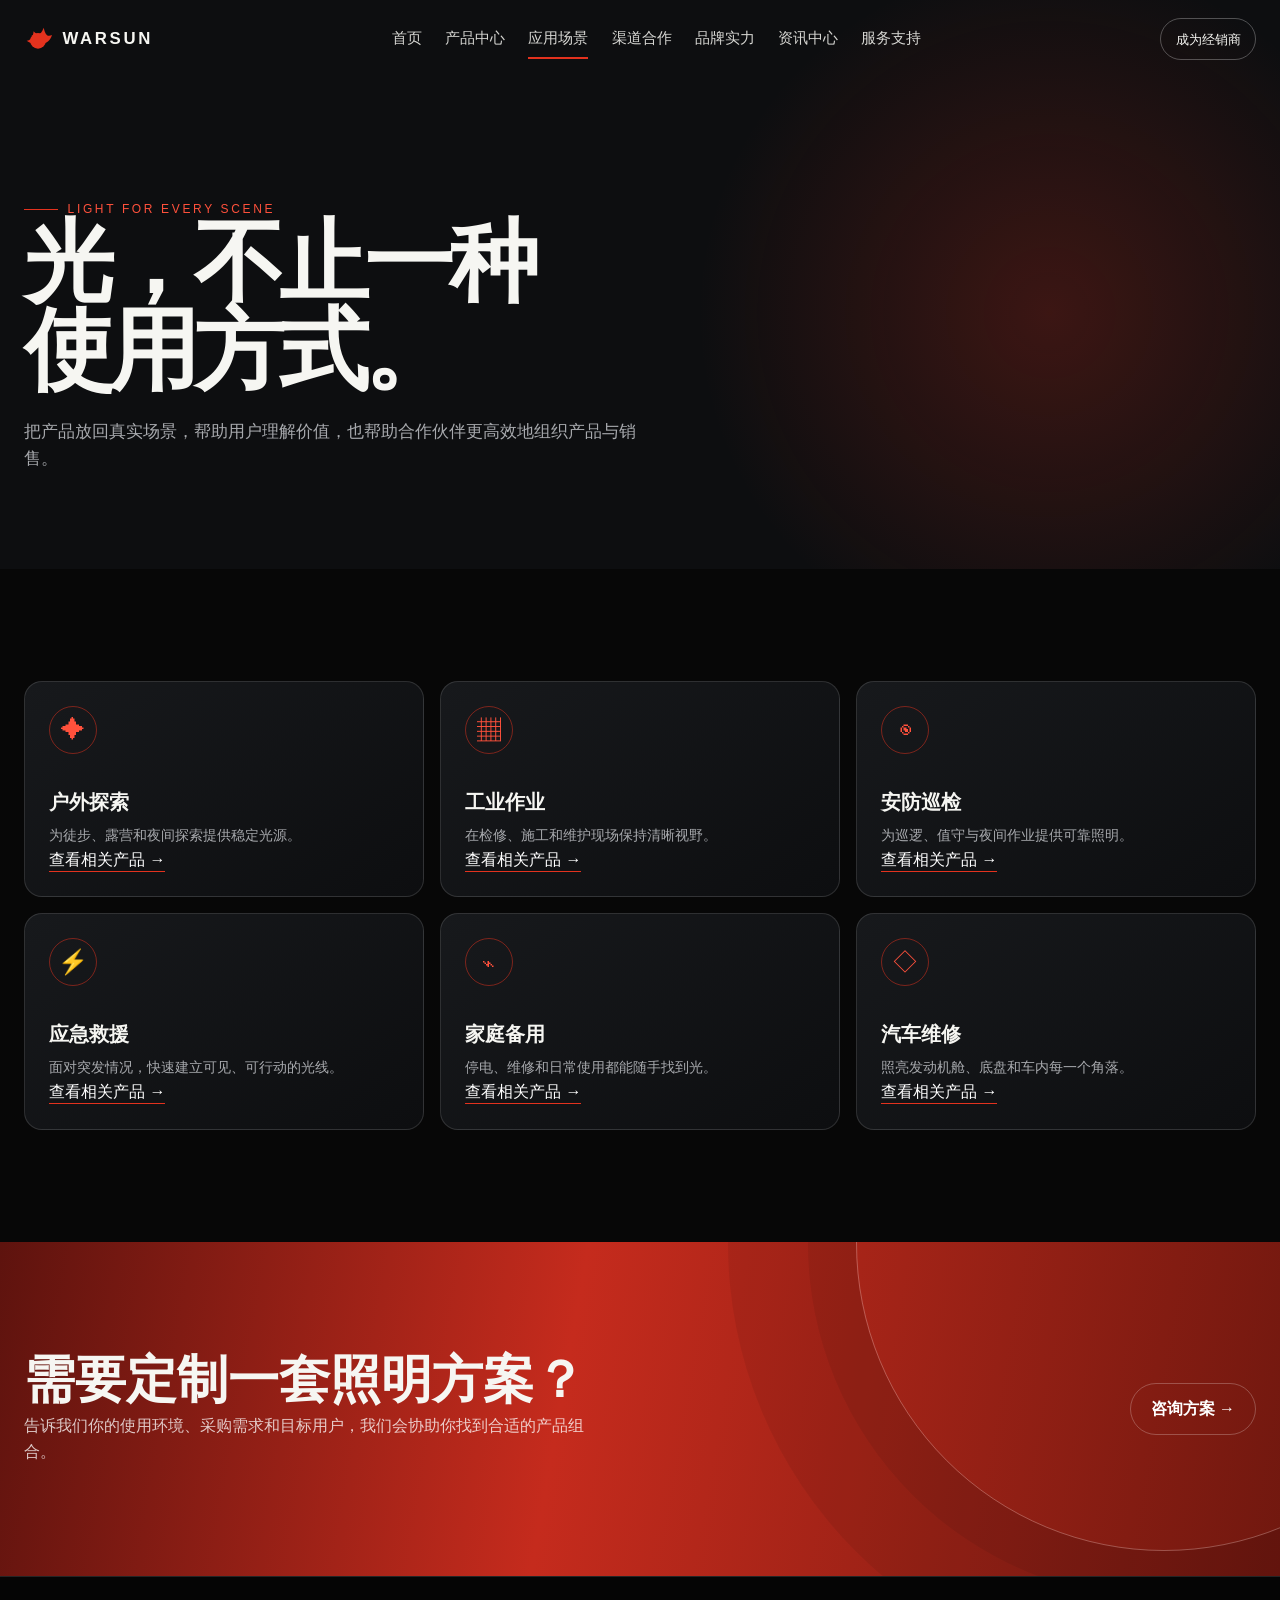
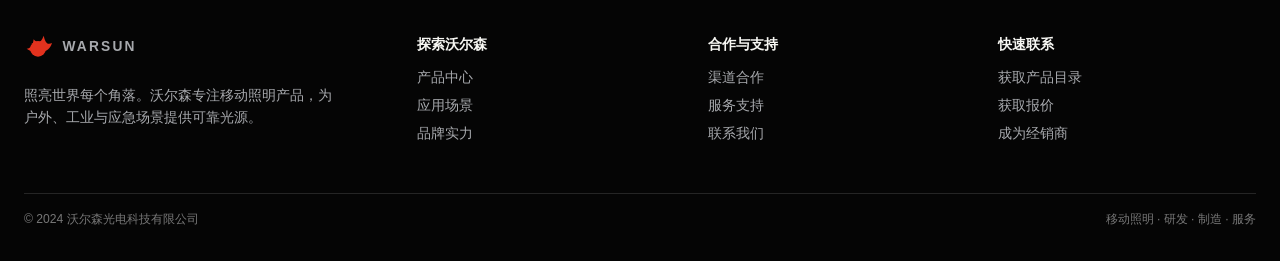
<file: solutions.html>
<!doctype html><html lang="zh-CN"><head><meta charset="utf-8"><meta name="viewport" content="width=device-width, initial-scale=1"><meta name="description" content="沃尔森移动照明应用场景与解决方案。"><title>应用场景｜沃尔森光电</title><link rel="stylesheet" href="styles.css"></head><body data-page="solutions"><a class="skip-link" href="#main">跳转到主要内容</a><header class="site-header" data-site-header></header><main id="main"><section class="page-hero"><div class="container"><span class="eyebrow">LIGHT FOR EVERY SCENE</span><h1>光，不止一种<br>使用方式。</h1><p>把产品放回真实场景，帮助用户理解价值，也帮助合作伙伴更高效地组织产品与销售。</p></div></section><section class="section"><div class="container"><div class="scenario-grid" id="scenario-list"></div></div></section><section class="section band"><div class="container band-content"><div><h2>需要定制一套照明方案？</h2><p>告诉我们你的使用环境、采购需求和目标用户，我们会协助你找到合适的产品组合。</p></div><a class="btn btn-ghost" href="contact.html?interest=工程采购">咨询方案 →</a></div></section></main><footer class="footer" data-site-footer></footer><script type="module" src="js/site.js"></script></body></html>
</file>
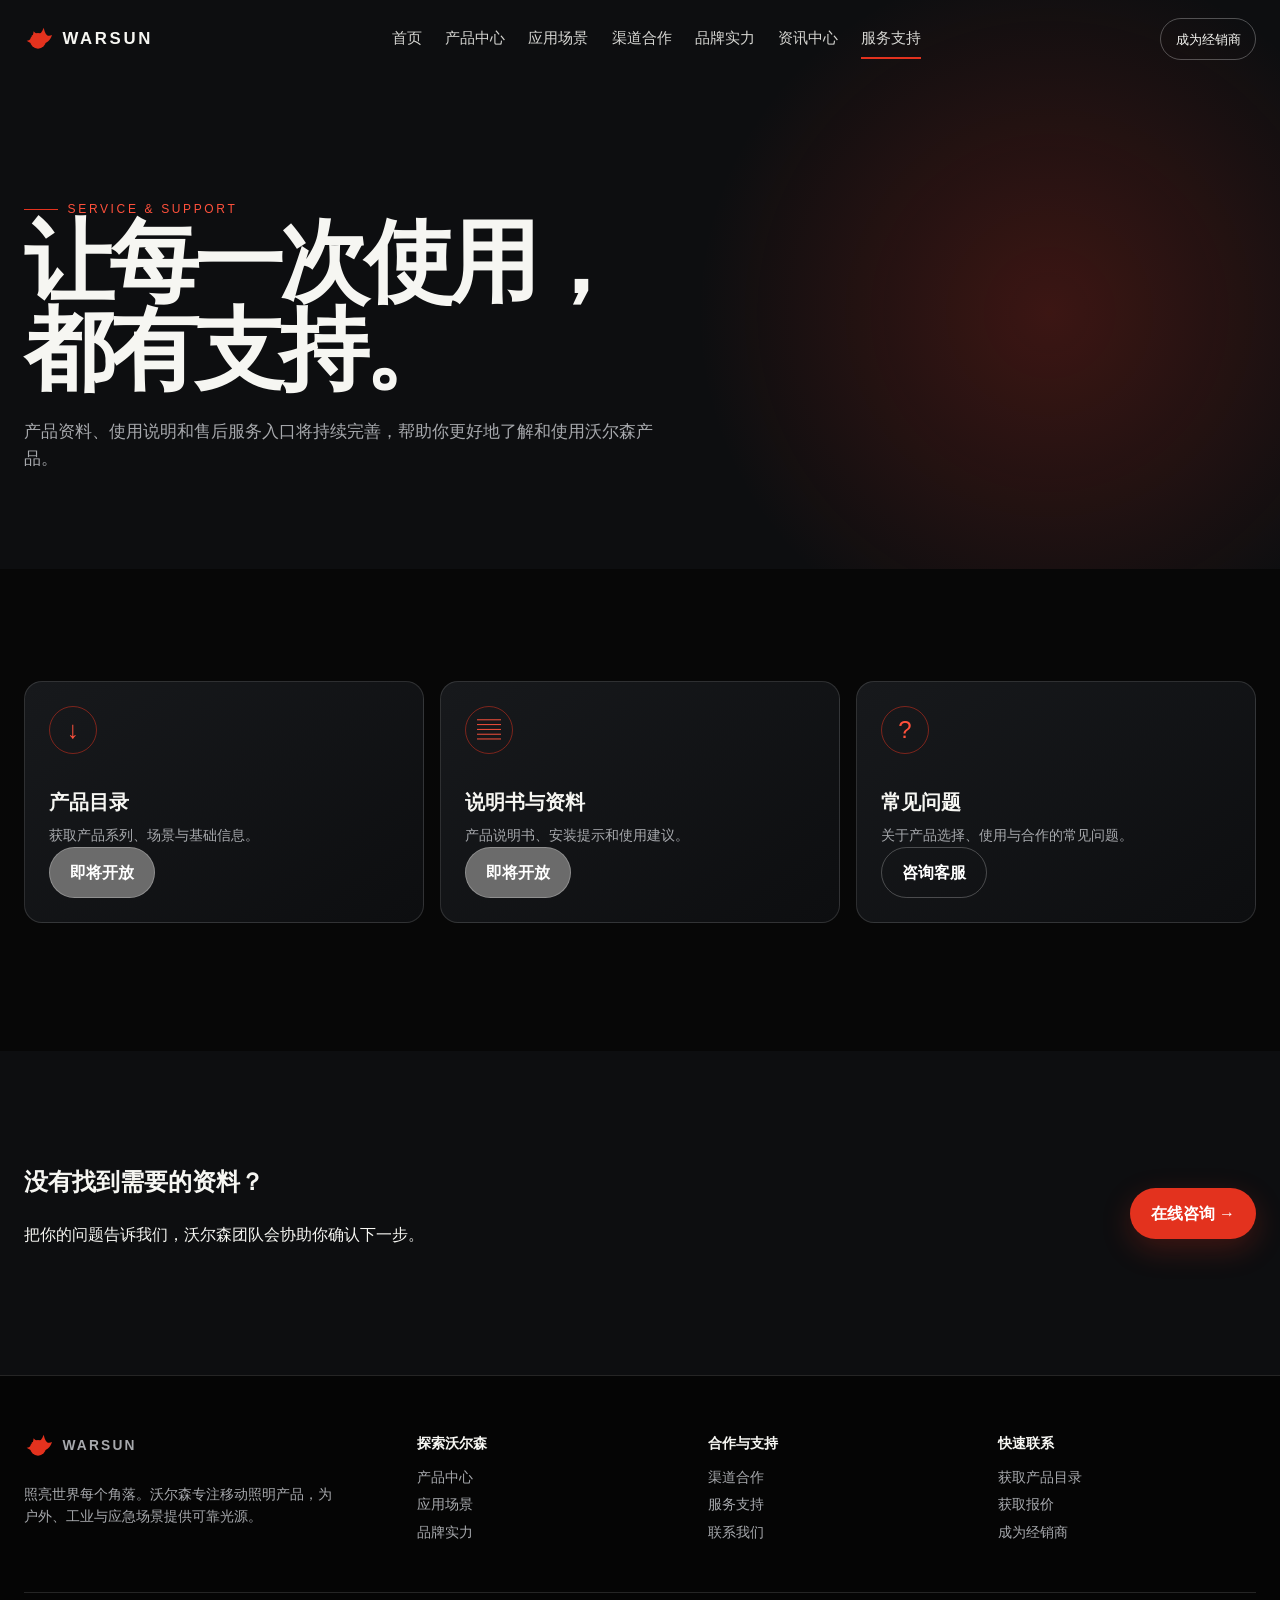
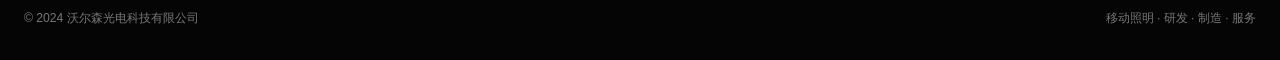
<file: support.html>
<!doctype html><html lang="zh-CN"><head><meta charset="utf-8"><meta name="viewport" content="width=device-width, initial-scale=1"><meta name="description" content="沃尔森产品资料、售后服务和常见问题。"><title>服务支持｜沃尔森光电</title><link rel="stylesheet" href="styles.css"></head><body data-page="support"><a class="skip-link" href="#main">跳转到主要内容</a><header class="site-header" data-site-header></header><main id="main"><section class="page-hero"><div class="container"><span class="eyebrow">SERVICE & SUPPORT</span><h1>让每一次使用，<br>都有支持。</h1><p>产品资料、使用说明和售后服务入口将持续完善，帮助你更好地了解和使用沃尔森产品。</p></div></section><section class="section"><div class="container"><div class="card-grid"><article class="support-card"><span class="card-icon">↓</span><h3>产品目录</h3><p>获取产品系列、场景与基础信息。</p><button class="btn btn-ghost" type="button" data-action="download-placeholder">即将开放</button></article><article class="support-card"><span class="card-icon">▤</span><h3>说明书与资料</h3><p>产品说明书、安装提示和使用建议。</p><button class="btn btn-ghost" type="button" data-action="download-placeholder">即将开放</button></article><article class="support-card"><span class="card-icon">?</span><h3>常见问题</h3><p>关于产品选择、使用与合作的常见问题。</p><a class="btn btn-ghost" href="contact.html?interest=售后服务">咨询客服</a></article></div><p class="form-status" data-support-status role="status" aria-live="polite"></p></div></section><section class="section section-dark"><div class="container band-content"><div><h2>没有找到需要的资料？</h2><p>把你的问题告诉我们，沃尔森团队会协助你确认下一步。</p></div><a class="btn btn-primary" href="contact.html?interest=售后服务">在线咨询 →</a></div></section></main><footer class="footer" data-site-footer></footer><script type="module" src="js/site.js"></script></body></html>
</file>
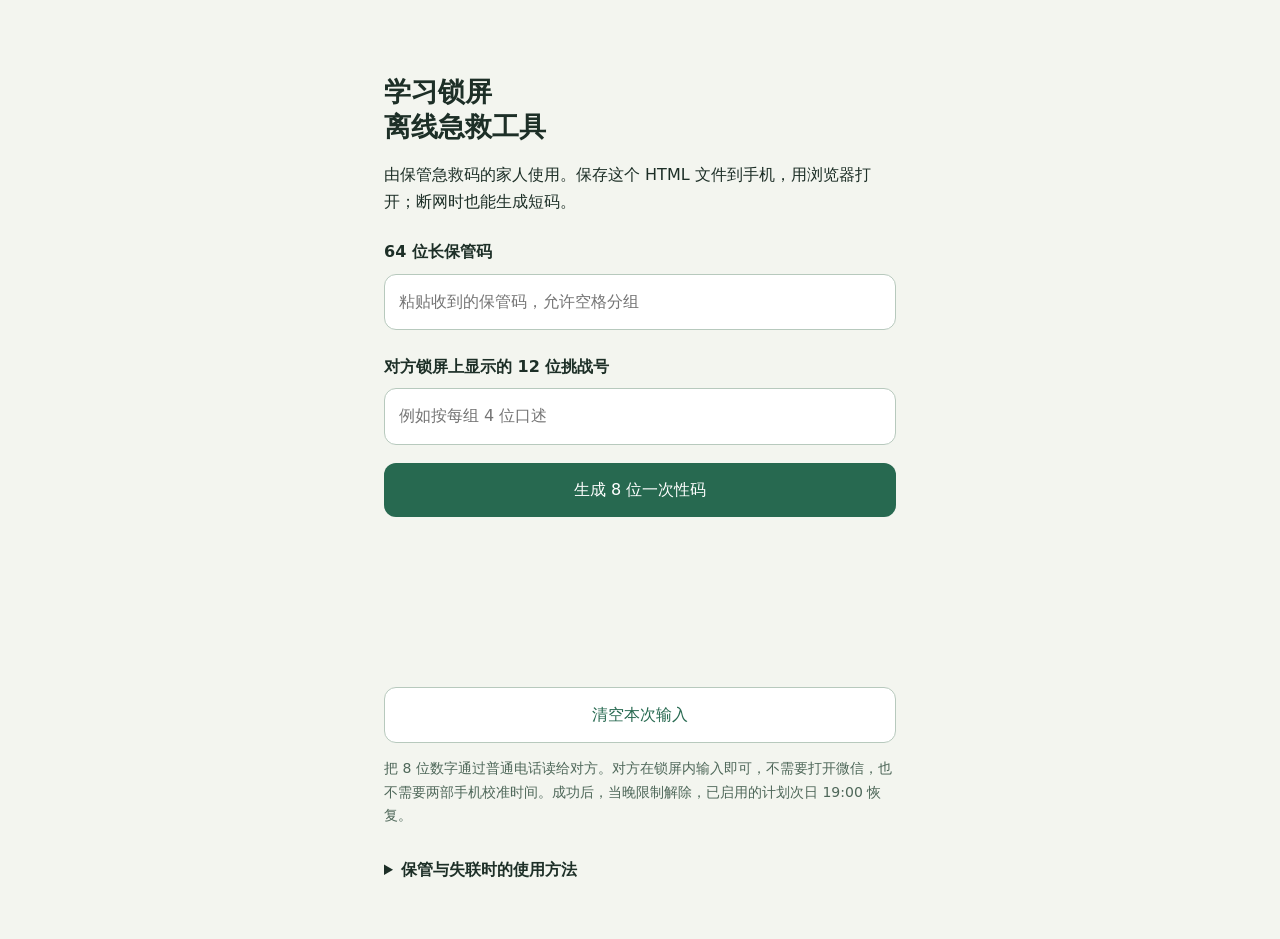
<file: study-lock-android/recovery-helper.html>
<!doctype html>
<html lang="zh-CN">
<meta charset="utf-8">
<meta name="viewport" content="width=device-width,initial-scale=1">
<meta http-equiv="Content-Security-Policy" content="default-src 'none'; script-src 'unsafe-inline'; style-src 'unsafe-inline'; connect-src 'none'; base-uri 'none'; form-action 'none'">
<title>学习锁屏 · 离线急救工具</title>
<style>
*{box-sizing:border-box}body{margin:0;background:#f3f5ef;color:#1d2f27;font:16px/1.65 system-ui,sans-serif}main{max-width:560px;margin:32px auto;padding:24px}h1{font-size:27px;line-height:1.3}label{display:block;font-weight:650;margin:24px 0 8px}input,button{width:100%;font:inherit;border-radius:12px;padding:14px;border:1px solid #b7c9bd}input{background:white;min-width:0}button{background:#276950;color:white;border:0;margin-top:18px;cursor:pointer}button.secondary{background:white;color:#276950;border:1px solid #b7c9bd}output{display:block;font:700 38px/1.6 ui-monospace,monospace;text-align:center;min-height:72px;letter-spacing:4px;margin:20px 0 0}.note{font-size:14px;color:#4e6759}.status{min-height:28px;color:#9b3524}details{margin-top:30px}summary{cursor:pointer;font-weight:650}
</style>
<main>
<h1>学习锁屏<br>离线急救工具</h1>
<p>由保管急救码的家人使用。保存这个 HTML 文件到手机，用浏览器打开；断网时也能生成短码。</p>
<label for="master">64 位长保管码</label>
<input id="master" type="password" inputmode="numeric" autocomplete="off" spellcheck="false" placeholder="粘贴收到的保管码，允许空格分组">
<label for="challenge">对方锁屏上显示的 12 位挑战号</label>
<input id="challenge" type="text" inputmode="numeric" autocomplete="off" spellcheck="false" placeholder="例如按每组 4 位口述">
<button id="generate" type="button">生成 8 位一次性码</button>
<output id="answer" aria-live="polite"></output>
<p id="status" class="status" role="status"></p>
<button id="clear" class="secondary" type="button">清空本次输入</button>
<p class="note">把 8 位数字通过普通电话读给对方。对方在锁屏内输入即可，不需要打开微信，也不需要两部手机校准时间。成功后，当晚限制解除，已启用的计划次日 19:00 恢复。</p>
<details><summary>保管与失联时的使用方法</summary>
<p>长保管码应保存到你自己的离线密码库或纸上。本网页不联网、不上传，也不持久保存输入；关闭页面后需要重新粘贴长码。</p>
<p>挑战号 15 分钟有效，重启手机后失效。请以对方当前锁屏显示为准。成功验证后该挑战号作废，旧短码不能继续用于本次挑战。</p>
<p>若两人完全无法通话，只能使用事先封存、在需要时可取得的纸质 64 位长码，或等待下一次休息。纸质长码在手机锁屏内切换到“纸质长码”后按组输入。</p>
<p>此工具不包含任何真实长码。请勿把个人长码填进 GitHub、公开网页源码或截图。公开的只有算法与工具文件。</p>
</details>
</main>
<script id="recovery-crypto">
"use strict";
const RecoveryCrypto = (() => {
  const K = new Uint32Array([
    0x428a2f98,0x71374491,0xb5c0fbcf,0xe9b5dba5,0x3956c25b,0x59f111f1,0x923f82a4,0xab1c5ed5,
    0xd807aa98,0x12835b01,0x243185be,0x550c7dc3,0x72be5d74,0x80deb1fe,0x9bdc06a7,0xc19bf174,
    0xe49b69c1,0xefbe4786,0x0fc19dc6,0x240ca1cc,0x2de92c6f,0x4a7484aa,0x5cb0a9dc,0x76f988da,
    0x983e5152,0xa831c66d,0xb00327c8,0xbf597fc7,0xc6e00bf3,0xd5a79147,0x06ca6351,0x14292967,
    0x27b70a85,0x2e1b2138,0x4d2c6dfc,0x53380d13,0x650a7354,0x766a0abb,0x81c2c92e,0x92722c85,
    0xa2bfe8a1,0xa81a664b,0xc24b8b70,0xc76c51a3,0xd192e819,0xd6990624,0xf40e3585,0x106aa070,
    0x19a4c116,0x1e376c08,0x2748774c,0x34b0bcb5,0x391c0cb3,0x4ed8aa4a,0x5b9cca4f,0x682e6ff3,
    0x748f82ee,0x78a5636f,0x84c87814,0x8cc70208,0x90befffa,0xa4506ceb,0xbef9a3f7,0xc67178f2
  ]);
  const rotate = (x,n) => (x >>> n) | (x << (32-n));
  function sha256(data) {
    const size = Math.ceil((data.length+9)/64)*64;
    const padded = new Uint8Array(size);
    padded.set(data); padded[data.length]=128;
    const view = new DataView(padded.buffer);
    view.setUint32(size-8, Math.floor(data.length/0x20000000));
    view.setUint32(size-4, (data.length*8) >>> 0);
    const state = new Uint32Array([0x6a09e667,0xbb67ae85,0x3c6ef372,0xa54ff53a,0x510e527f,0x9b05688c,0x1f83d9ab,0x5be0cd19]);
    const words = new Uint32Array(64);
    for (let block=0; block<size; block+=64) {
      for (let i=0;i<16;i++) words[i]=view.getUint32(block+i*4);
      for (let i=16;i<64;i++) {
        const x=words[i-15], y=words[i-2];
        const s0=rotate(x,7)^rotate(x,18)^(x>>>3), s1=rotate(y,17)^rotate(y,19)^(y>>>10);
        words[i]=(words[i-16]+s0+words[i-7]+s1)>>>0;
      }
      let [a,b,c,d,e,f,g,h]=state;
      for (let i=0;i<64;i++) {
        const s1=rotate(e,6)^rotate(e,11)^rotate(e,25), choice=(e&f)^(~e&g);
        const t1=(h+s1+choice+K[i]+words[i])>>>0;
        const s0=rotate(a,2)^rotate(a,13)^rotate(a,22), majority=(a&b)^(a&c)^(b&c);
        const t2=(s0+majority)>>>0;
        h=g;g=f;f=e;e=(d+t1)>>>0;d=c;c=b;b=a;a=(t1+t2)>>>0;
      }
      const values=[a,b,c,d,e,f,g,h];
      for(let i=0;i<8;i++) state[i]=(state[i]+values[i])>>>0;
    }
    const out=new Uint8Array(32), output=new DataView(out.buffer);
    state.forEach((value,i)=>output.setUint32(i*4,value));
    return out;
  }
  function hmacSha256(key,message) {
    if(key.length>64) key=sha256(key);
    const inner=new Uint8Array(64+message.length), outer=new Uint8Array(96);
    for(let i=0;i<64;i++) {inner[i]=(key[i]||0)^0x36;outer[i]=(key[i]||0)^0x5c;}
    inner.set(message,64); outer.set(sha256(inner),64);
    return sha256(outer);
  }
  const normalize=value=>value.replace(/[\s-]/g,"");
  const ascii=value=>Uint8Array.from(value,c=>c.charCodeAt(0));
  function response(master,challenge) {
    master=normalize(master); challenge=normalize(challenge);
    if(!/^[0-9]{64}$/.test(master)||!/^[0-9]{12}$/.test(challenge)) throw new Error("长保管码需要 64 位数字，挑战号需要 12 位数字。请核对分组。");
    const digest=hmacSha256(ascii(master),ascii("StudyLockRecovery:v2:"+challenge));
    const offset=digest[31]&15;
    const number=((digest[offset]&127)<<24)|((digest[offset+1]&255)<<16)|((digest[offset+2]&255)<<8)|(digest[offset+3]&255);
    return String(number%100000000).padStart(8,"0");
  }
  return {sha256,hmacSha256,response};
})();
if(typeof module!=="undefined") module.exports=RecoveryCrypto;
</script>
<script>
const master=document.getElementById("master"), challenge=document.getElementById("challenge");
const answer=document.getElementById("answer"), status=document.getElementById("status");
document.getElementById("generate").addEventListener("click",()=>{
  try {answer.textContent=RecoveryCrypto.response(master.value,challenge.value);status.textContent="按顺序读出全部 8 位数字，包括开头的 0。";}
  catch(error){answer.textContent="";status.textContent=error.message;}
});
document.getElementById("clear").addEventListener("click",()=>{master.value="";challenge.value="";answer.textContent="";status.textContent="已清空本次输入。";});
</script>
</html>
</file>
<file: styles.css>
:root {
  --bg: #070707;
  --surface: #111214;
  --surface-soft: #181a1d;
  --line: rgba(255,255,255,.13);
  --text: #f6f6f2;
  --muted: #a7a9ad;
  --red: #e3321e;
  --red-bright: #ff513c;
  --max: 1240px;
  --radius: 18px;
  --shadow: 0 18px 60px rgba(0,0,0,.28);
  font-family: "Microsoft YaHei", "PingFang SC", Arial, sans-serif;
  color-scheme: dark;
}

* { box-sizing: border-box; }
html { scroll-behavior: smooth; }
body { margin: 0; background: var(--bg); color: var(--text); line-height: 1.6; }
body::selection { background: var(--red); color: #fff; }
a { color: inherit; text-decoration: none; }
img { display: block; max-width: 100%; }
button, input, select, textarea { font: inherit; }
button { cursor: pointer; }
.skip-link { position: fixed; left: 1rem; top: -4rem; z-index: 99; padding: .75rem 1rem; background: var(--red); color: #fff; }
.skip-link:focus { top: 1rem; }
.container { width: min(var(--max), calc(100% - 3rem)); margin-inline: auto; }
.site-header { position: fixed; inset: 0 0 auto; z-index: 20; border-bottom: 1px solid transparent; transition: .25s ease; }
.site-header.is-scrolled { background: rgba(7,7,7,.86); border-color: var(--line); backdrop-filter: blur(16px); }
.nav { min-height: 78px; display: flex; align-items: center; justify-content: space-between; gap: 2rem; }
.brand { display: inline-flex; align-items: center; gap: .65rem; font-size: 1.05rem; font-weight: 800; letter-spacing: .16em; }
.brand img { width: 28px; height: 28px; }
.brand span { white-space: nowrap; }
.nav-links { display: flex; align-items: center; gap: 1.45rem; color: #d6d6d2; font-size: .91rem; }
.nav-links a { position: relative; padding: .55rem 0; }
.nav-links a::after { content: ""; position: absolute; left: 0; right: 100%; bottom: 0; height: 2px; background: var(--red); transition: right .2s ease; }
.nav-links a:hover::after, .nav-links a[aria-current="page"]::after { right: 0; }
.nav-actions { display: flex; align-items: center; gap: .65rem; }
.nav-cta { padding: .6rem .9rem; border: 1px solid rgba(255,255,255,.28); border-radius: 999px; font-size: .82rem; }
.menu-toggle { display: none; border: 0; background: transparent; color: var(--text); font-size: 1.6rem; }
.hero { min-height: 780px; display: grid; align-items: end; padding: 10rem 0 6rem; position: relative; overflow: hidden; background: radial-gradient(circle at 72% 42%, rgba(227,50,30,.3), transparent 21rem), linear-gradient(110deg, #050505 10%, #151617 58%, #080808 100%); }
.hero::before { content: ""; position: absolute; inset: 0; opacity: .2; background-image: linear-gradient(120deg, transparent 40%, rgba(255,255,255,.18) 41%, transparent 42%), repeating-linear-gradient(145deg, transparent 0 66px, rgba(255,255,255,.04) 67px 68px); mix-blend-mode: screen; }
.hero::after { content: ""; position: absolute; width: 55vw; height: 55vw; right: -18vw; top: 8rem; border-radius: 50%; border: 1px solid rgba(255,255,255,.12); box-shadow: 0 0 0 3rem rgba(227,50,30,.04), 0 0 0 10rem rgba(227,50,30,.025); }
.hero-grid { position: relative; z-index: 1; display: grid; grid-template-columns: 1fr .9fr; gap: 3rem; align-items: end; }
.eyebrow { display: inline-flex; align-items: center; gap: .6rem; color: var(--red-bright); font-size: .75rem; letter-spacing: .22em; text-transform: uppercase; }
.eyebrow::before { content: ""; width: 34px; height: 1px; background: var(--red); }
h1, h2, h3, p { margin-top: 0; }
h1 { max-width: 720px; margin-bottom: 1.5rem; font-size: clamp(3rem, 7vw, 6.7rem); line-height: .98; letter-spacing: -.055em; }
h1 span { display: block; color: #fff; }
.hero-copy { max-width: 550px; color: var(--muted); font-size: 1.05rem; }
.hero-actions { display: flex; flex-wrap: wrap; gap: .8rem; margin-top: 2rem; }
.btn { display: inline-flex; align-items: center; justify-content: center; gap: .5rem; min-height: 46px; padding: .75rem 1.25rem; border: 1px solid transparent; border-radius: 999px; font-weight: 700; transition: transform .2s ease, background .2s ease, border .2s ease; }
.btn:hover { transform: translateY(-2px); }
.btn-primary { background: var(--red); color: #fff; box-shadow: 0 10px 30px rgba(227,50,30,.24); }
.btn-primary:hover { background: var(--red-bright); }
.btn-ghost { border-color: rgba(255,255,255,.24); color: #fff; }
.btn-ghost:hover { border-color: var(--red); background: rgba(227,50,30,.1); }
.hero-product { min-height: 410px; position: relative; display: grid; place-items: center; }
.hero-product img { width: min(100%, 520px); filter: drop-shadow(0 30px 40px rgba(0,0,0,.55)); animation: float 6s ease-in-out infinite; }
.product-label { position: absolute; right: 2rem; bottom: 1rem; color: #d4d4d0; font-size: .78rem; letter-spacing: .14em; text-transform: uppercase; }
@keyframes float { 50% { transform: translateY(-12px) rotate(-1deg); } }
.section { padding: 7rem 0; }
.section-dark { background: #0d0e10; }
.section-header { display: flex; align-items: end; justify-content: space-between; gap: 2rem; margin-bottom: 2.4rem; }
.section-title { max-width: 620px; margin-bottom: 0; font-size: clamp(2rem, 4vw, 4rem); line-height: 1.05; letter-spacing: -.04em; }
.section-copy { max-width: 480px; margin-bottom: 0; color: var(--muted); }
.text-link { color: #fff; border-bottom: 1px solid var(--red); padding-bottom: .2rem; }
.category-grid, .scenario-grid, .card-grid { display: grid; grid-template-columns: repeat(3, 1fr); gap: 1rem; }
.category-card, .scenario-card, .news-card, .support-card { min-height: 210px; position: relative; overflow: hidden; padding: 1.5rem; border: 1px solid var(--line); border-radius: var(--radius); background: linear-gradient(145deg, #17191c, #0d0e10); transition: transform .25s ease, border .25s ease; }
.category-card:hover, .scenario-card:hover, .news-card:hover, .support-card:hover { transform: translateY(-5px); border-color: rgba(227,50,30,.6); }
.card-icon { display: grid; place-items: center; width: 48px; height: 48px; margin-bottom: 2rem; border: 1px solid rgba(227,50,30,.5); border-radius: 50%; color: var(--red-bright); font-size: 1.5rem; }
.category-card h3, .scenario-card h3, .news-card h3, .support-card h3 { margin-bottom: .35rem; font-size: 1.25rem; }
.category-card p, .scenario-card p, .news-card p, .support-card p { margin-bottom: 0; color: var(--muted); font-size: .9rem; }
.card-arrow { position: absolute; right: 1.4rem; bottom: 1.2rem; color: var(--red-bright); font-size: 1.2rem; }
.product-grid { display: grid; grid-template-columns: repeat(4, 1fr); gap: 1rem; }
.product-card { overflow: hidden; border: 1px solid var(--line); border-radius: var(--radius); background: var(--surface); transition: transform .25s ease, border .25s ease; }
.product-card:hover { transform: translateY(-5px); border-color: rgba(227,50,30,.6); }
.product-image { aspect-ratio: 1 / .88; display: grid; place-items: center; padding: 1rem; background: radial-gradient(circle at 50% 65%, rgba(227,50,30,.18), transparent 60%), #131416; }
.product-image img { width: 92%; height: 92%; object-fit: contain; }
.product-body { padding: 1.2rem; }
.product-meta { display: flex; justify-content: space-between; gap: 1rem; color: var(--red-bright); font-size: .74rem; letter-spacing: .08em; }
.product-body h3 { margin: .6rem 0 .35rem; font-size: 1.05rem; }
.product-body p { min-height: 3rem; margin-bottom: 1rem; color: var(--muted); font-size: .86rem; }
.product-actions { display: flex; align-items: center; justify-content: space-between; gap: .5rem; }
.product-actions .btn { min-height: 38px; padding: .55rem .8rem; font-size: .78rem; }
.stats { display: grid; grid-template-columns: repeat(5, 1fr); gap: 1rem; }
.stat { padding: 1.3rem 0; border-top: 1px solid var(--line); }
.stat strong { display: block; color: var(--red-bright); font-size: clamp(1.8rem, 4vw, 3.3rem); line-height: 1; }
.stat span { color: var(--muted); font-size: .84rem; }
.band { position: relative; overflow: hidden; background: linear-gradient(100deg, #5e130e, #c52b1d 44%, #71180f); }
.band::after { content: ""; position: absolute; width: 48vw; height: 48vw; right: -15vw; top: -24vw; border: 1px solid rgba(255,255,255,.25); border-radius: 50%; box-shadow: 0 0 0 3rem rgba(0,0,0,.07), 0 0 0 8rem rgba(0,0,0,.07); }
.band-content { position: relative; z-index: 1; display: flex; align-items: center; justify-content: space-between; gap: 2rem; }
.band h2 { max-width: 650px; margin-bottom: .5rem; font-size: clamp(2rem, 4vw, 4rem); line-height: 1; }
.band p { max-width: 560px; margin-bottom: 0; color: rgba(255,255,255,.76); }
.page-hero { padding: 12rem 0 5rem; background: radial-gradient(circle at 82% 55%, rgba(227,50,30,.22), transparent 22rem), #0d0e10; }
.page-hero h1 { max-width: 820px; font-size: clamp(3rem, 7vw, 6rem); }
.page-hero p { max-width: 630px; color: var(--muted); font-size: 1.05rem; }
.filter-bar { display: flex; flex-wrap: wrap; gap: .6rem; margin-bottom: 2rem; }
.filter-button { padding: .55rem .85rem; border: 1px solid var(--line); border-radius: 999px; background: transparent; color: var(--muted); }
.filter-button[aria-pressed="true"], .filter-button:hover { border-color: var(--red); background: rgba(227,50,30,.12); color: #fff; }
.results-row { display: flex; align-items: center; justify-content: space-between; margin-bottom: 1.5rem; color: var(--muted); font-size: .9rem; }
.detail-grid { display: grid; grid-template-columns: 1fr 1fr; gap: 4rem; align-items: start; }
.detail-media { position: sticky; top: 110px; display: grid; place-items: center; min-height: 540px; border: 1px solid var(--line); border-radius: var(--radius); background: radial-gradient(circle at center, rgba(227,50,30,.18), transparent 60%), #111214; }
.detail-media img { width: 82%; }
.detail-copy h1 { margin-bottom: 1rem; font-size: clamp(2.4rem, 5vw, 5rem); }
.detail-copy .lead { color: var(--muted); font-size: 1.05rem; }
.feature-list { display: grid; grid-template-columns: repeat(3, 1fr); gap: .6rem; margin: 2rem 0; padding: 0; list-style: none; }
.feature-list li { padding: .8rem; border: 1px solid var(--line); border-radius: 10px; color: #e8e8e4; font-size: .82rem; }
.spec-table { width: 100%; border-collapse: collapse; margin: 2rem 0; }
.spec-table th, .spec-table td { padding: .9rem 0; border-bottom: 1px solid var(--line); text-align: left; font-size: .9rem; }
.spec-table th { width: 36%; color: var(--muted); font-weight: 400; }
.form-wrap { display: grid; grid-template-columns: .85fr 1.15fr; gap: 3rem; }
.form-card { padding: 2rem; border: 1px solid var(--line); border-radius: var(--radius); background: var(--surface); }
.form-grid { display: grid; grid-template-columns: 1fr 1fr; gap: 1rem; }
.field { display: grid; gap: .4rem; }
.field-full { grid-column: 1 / -1; }
.field label { color: #e6e6e2; font-size: .86rem; }
.field input, .field select, .field textarea { width: 100%; border: 1px solid var(--line); border-radius: 10px; background: #0b0c0d; color: var(--text); padding: .8rem .9rem; outline: none; }
.field textarea { min-height: 130px; resize: vertical; }
.field input:focus, .field select:focus, .field textarea:focus { border-color: var(--red); box-shadow: 0 0 0 3px rgba(227,50,30,.17); }
.field-error { min-height: 1.1rem; color: #ff8b7d; font-size: .75rem; }
.form-status { margin-top: 1rem; color: #8ff0b0; }
.footer { padding: 3.5rem 0 2rem; border-top: 1px solid var(--line); background: #050505; }
.footer-grid { display: grid; grid-template-columns: 1.4fr 1fr 1fr 1fr; gap: 2rem; }
.footer h3 { margin-bottom: .7rem; font-size: .9rem; }
.footer p, .footer a { color: var(--muted); font-size: .86rem; }
.footer a:hover { color: #fff; }
.footer-links { display: grid; gap: .35rem; }
.footer-bottom { display: flex; justify-content: space-between; gap: 1rem; margin-top: 3rem; padding-top: 1rem; border-top: 1px solid var(--line); color: #777; font-size: .76rem; }
.empty-state { padding: 4rem 1rem; border: 1px dashed var(--line); border-radius: var(--radius); color: var(--muted); text-align: center; }
.reveal { animation: reveal .6s ease both; }
@keyframes reveal { from { opacity: 0; transform: translateY(14px); } to { opacity: 1; transform: none; } }
@media (prefers-reduced-motion: reduce) { *, *::before, *::after { animation-duration: .01ms !important; animation-iteration-count: 1 !important; scroll-behavior: auto !important; transition-duration: .01ms !important; } }
@media (max-width: 980px) { .nav-links { gap: .8rem; font-size: .82rem; } .hero-grid, .detail-grid, .form-wrap { grid-template-columns: 1fr; } .hero { min-height: auto; } .hero-product { min-height: 300px; } .product-grid { grid-template-columns: repeat(2, 1fr); } .stats { grid-template-columns: repeat(3, 1fr); } .detail-media { position: static; min-height: 360px; } .footer-grid { grid-template-columns: 1.4fr 1fr 1fr; } }
@media (max-width: 700px) { .container { width: min(var(--max), calc(100% - 2rem)); } .nav { min-height: 68px; } .menu-toggle { display: block; } .nav-links { display: none; position: absolute; inset: 68px 0 auto; flex-direction: column; align-items: stretch; padding: 1rem; background: rgba(7,7,7,.98); border-bottom: 1px solid var(--line); } .nav-links.is-open { display: flex; } .nav-links a { padding: .8rem 1rem; } .nav-cta { display: none; } .hero { padding: 9rem 0 4rem; } h1 { font-size: clamp(2.75rem, 15vw, 4.5rem); } .section { padding: 4.5rem 0; } .section-header, .band-content, .results-row, .footer-bottom { align-items: flex-start; flex-direction: column; } .category-grid, .scenario-grid, .card-grid, .product-grid { grid-template-columns: 1fr; } .stats { grid-template-columns: repeat(2, 1fr); } .feature-list, .form-grid { grid-template-columns: 1fr; } .field-full { grid-column: auto; } .footer-grid { grid-template-columns: 1fr 1fr; } .page-hero { padding: 9rem 0 4rem; } }

/* Immersive editorial homepage */
.home-hero { min-height: 100svh; position: relative; display: grid; place-items: center; overflow: hidden; background: #050505; }
.home-hero-backdrop { position: absolute; inset: 0; background: radial-gradient(circle at 68% 48%, rgba(227,50,30,.42), transparent 18rem), linear-gradient(115deg, rgba(0,0,0,.92) 14%, rgba(8,8,8,.48) 58%, rgba(0,0,0,.86)), url('assets/placeholders/searchlight.svg') center/cover; filter: saturate(.75); }
.home-hero-backdrop::after { content: ""; position: absolute; inset: 0; background: repeating-linear-gradient(112deg, transparent 0 84px, rgba(255,255,255,.055) 85px 86px); mix-blend-mode: screen; }
.home-hero-content { position: relative; z-index: 1; width: min(900px, calc(100% - 3rem)); text-align: center; }
.home-hero-content .eyebrow { justify-content: center; }
.home-logo-lockup { display: inline-flex; align-items: center; gap: .8rem; margin: 1.5rem 0 1rem; font-size: clamp(1.1rem, 2vw, 1.6rem); font-weight: 800; letter-spacing: .3em; }
.home-logo-lockup img { width: 38px; height: 38px; }
.home-hero h1 { max-width: none; margin: 0 auto 1rem; font-size: clamp(4rem, 11vw, 9rem); letter-spacing: -.08em; line-height: .86; }
.home-hero h1 em, .manifesto h2 em { color: var(--red-bright); font-style: normal; }
.home-hero-content > p { max-width: 520px; margin: 0 auto; color: rgba(255,255,255,.7); font-size: 1rem; }
.home-hero .hero-actions { justify-content: center; }
.hero-scroll { position: absolute; z-index: 1; bottom: 1.5rem; left: 50%; transform: translateX(-50%); color: rgba(255,255,255,.55); font-size: .67rem; letter-spacing: .22em; }
.hero-scroll span { display: block; margin-top: .4rem; color: var(--red-bright); text-align: center; font-size: 1.1rem; }
.application-stage { background: #0c0d0f; }
.application-nav { display: grid; grid-template-columns: 1.35fr 1fr 1fr; gap: 1rem; }
.application-card { min-height: 260px; position: relative; display: flex; flex-direction: column; justify-content: space-between; padding: 1.5rem; overflow: hidden; border: 1px solid var(--line); background: linear-gradient(145deg, #1b1d20, #0c0d0f); }
.application-card::before { content: ""; position: absolute; inset: 0; background: radial-gradient(circle at 75% 20%, rgba(227,50,30,.35), transparent 11rem); opacity: .8; }
.application-card-tall { min-height: 390px; background: linear-gradient(145deg, rgba(227,50,30,.3), #121417 55%, #080808); }
.application-card > * { position: relative; z-index: 1; }
.application-index { color: var(--red-bright); font-size: .8rem; letter-spacing: .12em; }
.application-card strong { display: block; font-size: clamp(1.8rem, 3vw, 3.2rem); letter-spacing: -.05em; }
.application-card small { color: var(--muted); letter-spacing: .2em; }
.application-arrow { align-self: flex-end; color: var(--red-bright); font-size: 1.5rem; }
.editorial-heading { display: flex; align-items: end; justify-content: space-between; margin-bottom: 2rem; }
.rail-controls { display: flex; gap: .5rem; }
.rail-controls button { width: 44px; height: 44px; border: 1px solid var(--line); border-radius: 50%; background: transparent; color: #fff; font-size: 1.1rem; }
.rail-controls button:hover { border-color: var(--red); color: var(--red-bright); }
.product-rail { display: flex; gap: 1rem; overflow-x: auto; scroll-snap-type: x mandatory; scrollbar-width: thin; scrollbar-color: var(--red) transparent; padding-bottom: 1rem; }
.rail-card { min-width: min(74vw, 520px); scroll-snap-align: start; border: 1px solid var(--line); background: #111214; }
.rail-card > a { display: grid; grid-template-columns: 1.2fr 1fr; min-height: 330px; }
.rail-image { display: grid; place-items: center; padding: 1.2rem; background: radial-gradient(circle at 50% 58%, rgba(227,50,30,.22), transparent 60%), #191b1e; }
.rail-image img { width: 100%; height: 100%; object-fit: contain; }
.rail-copy { display: flex; flex-direction: column; justify-content: end; padding: 1.5rem; }
.rail-copy > span { color: var(--red-bright); font-size: .72rem; letter-spacing: .12em; }
.rail-copy h3 { margin: .5rem 0; font-size: clamp(1.4rem, 2.6vw, 2.4rem); line-height: 1.05; }
.rail-copy p { min-height: 3rem; color: var(--muted); font-size: .88rem; }
.rail-copy strong { margin-top: 1rem; color: #fff; font-size: .83rem; }
.manifesto { background: linear-gradient(120deg, #e8e8e2 0%, #d6d6d0 100%); color: #0b0c0d; }
.manifesto .eyebrow { color: var(--red); }
.manifesto .eyebrow::before { background: var(--red); }
.manifesto-grid { display: grid; grid-template-columns: 1.2fr .8fr; gap: 5rem; align-items: end; }
.manifesto .section-title { color: #0b0c0d; }
.manifesto-copy { max-width: 420px; margin-bottom: 2rem; color: #505155; font-size: 1.05rem; }
.manifesto .text-link { color: #0b0c0d; }
.proof-stage { background: #08090a; }
@media (max-width: 700px) { .home-hero-content { width: min(100% - 2rem, 900px); } .home-hero h1 { font-size: clamp(3.8rem, 19vw, 6rem); } .application-nav, .manifesto-grid { grid-template-columns: 1fr; } .application-card-tall { min-height: 270px; } .application-card { min-height: 210px; } .editorial-heading { align-items: flex-start; flex-direction: column; gap: 1rem; } .rail-card { min-width: 88vw; } .rail-card > a { grid-template-columns: 1fr; } .rail-image { min-height: 220px; } .manifesto-grid { gap: 2rem; } }

/* Consumer-first media and scene system */
.consumer-hero { min-height: 100svh; position: relative; display: grid; place-items: center; overflow: hidden; background: #050505; }
.consumer-hero-video, .consumer-hero-overlay { position: absolute; inset: 0; width: 100%; height: 100%; object-fit: cover; }
.consumer-hero-video { filter: saturate(.55) contrast(1.05) brightness(.62); }
.consumer-hero-overlay { background: radial-gradient(circle at 68% 45%, rgba(227,50,30,.5), transparent 18rem), linear-gradient(110deg, rgba(0,0,0,.92) 5%, rgba(7,7,7,.38) 55%, rgba(0,0,0,.82)); }
.consumer-hero-content { position: relative; z-index: 1; width: min(820px, calc(100% - 3rem)); text-align: center; }
.consumer-hero-content .eyebrow { justify-content: center; }
.consumer-hero h1 { max-width: none; margin: 1rem auto 1.5rem; font-size: clamp(3rem, 8vw, 7rem); letter-spacing: -.055em; line-height: .98; }
.consumer-hero h1 em, .story-copy em { color: var(--red-bright); font-style: normal; }
.consumer-hero-content > p { max-width: 560px; margin: 0 auto; color: rgba(255,255,255,.72); font-size: .96rem; letter-spacing: .035em; line-height: 1.8; }
.consumer-hero .hero-actions { justify-content: center; }
.scene-explorer { background: #0b0c0e; }
.scene-grid { display: grid; grid-template-columns: 1.35fr 1fr 1fr; grid-auto-rows: 210px; gap: 1rem; }
.scene-tile { position: relative; display: flex; flex-direction: column; justify-content: end; overflow: hidden; padding: 1.4rem; border: 1px solid var(--line); background: linear-gradient(145deg, #22272b, #0e1012); transition: transform .25s ease, border-color .25s ease; }
.scene-tile::before { content: ""; position: absolute; inset: 0; background: radial-gradient(circle at 75% 22%, rgba(227,50,30,.45), transparent 10rem); opacity: .75; }
.scene-tile::after { content: ""; position: absolute; width: 28rem; height: 28rem; right: -14rem; bottom: -17rem; border: 1px solid rgba(255,255,255,.2); border-radius: 50%; box-shadow: 0 0 0 2rem rgba(227,50,30,.1), 0 0 0 6rem rgba(227,50,30,.06); }
.scene-tile > * { position: relative; z-index: 1; }
.scene-tile-large { grid-row: span 2; min-height: 440px; background: linear-gradient(145deg, rgba(227,50,30,.28), #15191c 56%, #0b0c0e); }
.scene-tile span { color: var(--red-bright); font-size: .7rem; letter-spacing: .17em; }
.scene-tile strong { margin-top: .55rem; font-size: clamp(1.5rem, 3vw, 2.8rem); letter-spacing: -.05em; }
.scene-tile small { color: var(--muted); font-size: .8rem; }
.scene-tile b { position: absolute; right: 1.3rem; bottom: 1.2rem; color: var(--red-bright); font-size: 1.25rem; }
.scene-tile:hover { transform: translateY(-5px); border-color: rgba(227,50,30,.7); }
.story-media { background: #121416; }
.story-grid { display: grid; grid-template-columns: 1.15fr .85fr; gap: 5rem; align-items: center; }
.story-visual { position: relative; min-height: 440px; display: grid; place-items: center; overflow: hidden; background: radial-gradient(circle at 55% 50%, rgba(227,50,30,.28), transparent 16rem), #090a0b; }
.story-visual img { position: relative; z-index: 1; width: min(72%, 470px); filter: drop-shadow(0 30px 40px rgba(0,0,0,.65)); }
.story-beam { position: absolute; width: 130%; height: 38%; transform: rotate(-17deg); background: linear-gradient(90deg, transparent, rgba(255,244,201,.52), transparent); filter: blur(18px); }
.story-copy > p { max-width: 450px; color: var(--muted); font-size: 1.02rem; }
@media (max-width: 700px) { .consumer-hero-content { width: min(100% - 2rem, 820px); } .consumer-hero h1 { font-size: clamp(2.8rem, 14vw, 4.6rem); line-height: 1.02; } .scene-grid, .story-grid { grid-template-columns: 1fr; } .scene-tile-large { grid-row: auto; min-height: 280px; } .scene-tile { min-height: 190px; } .story-grid { gap: 2rem; } .story-visual { min-height: 300px; } }

/* Featured products with 360-ready viewer */
.featured-showcase { position: relative; padding: 5rem 0 4rem; overflow: hidden; background: #ededeb; color: #111; }
.featured-shell { width: min(1760px, calc(100% - 4rem)); margin-inline: auto; position: relative; }
.featured-heading { display: grid; grid-template-columns: auto 1fr; align-items: end; column-gap: 2rem; margin-bottom: 1.5rem; }
.featured-heading .eyebrow { grid-column: 1 / -1; color: var(--red); }
.featured-heading h2 { margin: 0; font-size: clamp(2.35rem, 4.3vw, 4.4rem); letter-spacing: -.055em; line-height: 1.06; }
.featured-heading p { max-width: 460px; margin: 0 0 .45rem; color: #66686b; line-height: 1.75; }
.featured-stage { min-height: 660px; position: relative; display: grid; grid-template-columns: minmax(220px, .32fr) minmax(0, 1fr); overflow: hidden; border: 1px solid rgba(0,0,0,.1); background: #f7f7f5; box-shadow: 0 30px 70px rgba(0,0,0,.11); transition: background .5s ease; }
.featured-product-copy { display: flex; flex-direction: column; justify-content: center; padding: clamp(2rem, 3.5vw, 4rem); background: linear-gradient(145deg, #fff, #e8e8e4); transition: opacity .35s ease, transform .5s ease; }
.featured-product-copy > span { color: var(--red); font-size: .73rem; font-weight: 700; letter-spacing: .18em; }
.featured-product-copy h3 { margin: .8rem 0 1.15rem; max-width: 380px; font-size: clamp(2rem, 3.4vw, 4rem); line-height: 1.04; letter-spacing: -.055em; }
.featured-product-copy > p { max-width: 360px; color: #585a5d; font-size: .92rem; line-height: 1.75; }
.featured-product-copy ul { display: flex; flex-wrap: wrap; gap: .55rem; margin: 1rem 0 .5rem; padding: 0; list-style: none; }
.featured-product-copy li { padding: .45rem .7rem; border: 1px solid rgba(0,0,0,.14); border-radius: 999px; color: #444; font-size: .76rem; }
.featured-product-copy .btn-ghost { border-color: rgba(0,0,0,.25); color: #111; }
.featured-model { min-width: 0; position: relative; display: grid; place-items: center; overflow: hidden; cursor: zoom-in; touch-action: pan-y; outline: 0; background: radial-gradient(circle at 54% 48%, rgba(227,50,30,.28), transparent 30%), linear-gradient(145deg, #24272b, #08090a); transition: transform .55s cubic-bezier(.2,.8,.2,1), background .5s ease; }
.featured-model::after { content: ""; position: absolute; inset: 7%; border: 1px solid rgba(255,255,255,.08); pointer-events: none; transition: inset .5s ease, opacity .3s ease; }
.featured-model:focus-visible { box-shadow: inset 0 0 0 2px var(--red); }
.featured-model img { position: relative; z-index: 2; width: min(82%, 920px); max-height: 590px; object-fit: contain; transform-style: preserve-3d; filter: drop-shadow(0 42px 62px rgba(0,0,0,.62)); transition: transform .18s ease-out, filter .25s ease, width .5s ease; user-select: none; will-change: transform; }
.featured-model:active img { filter: drop-shadow(0 22px 32px rgba(0,0,0,.48)); }
.model-orbit { position: absolute; width: 72%; aspect-ratio: 1; border: 1px solid rgba(255,255,255,.2); border-radius: 50%; box-shadow: 0 0 0 3rem rgba(227,50,30,.08), 0 0 0 8rem rgba(227,50,30,.04); }
.model-hint { position: absolute; z-index: 3; bottom: 1.2rem; left: 50%; transform: translateX(-50%); white-space: nowrap; color: rgba(255,255,255,.62); font-size: .7rem; letter-spacing: .12em; }
.model-expand-label { position: absolute; z-index: 3; top: 1.4rem; right: 1.5rem; padding: .55rem .8rem; border: 1px solid rgba(255,255,255,.2); border-radius: 999px; color: rgba(255,255,255,.78); background: rgba(0,0,0,.28); font-size: .7rem; letter-spacing: .08em; backdrop-filter: blur(10px); }
.featured-stage.is-immersive { grid-template-columns: minmax(0, 1fr); background: #08090a; }
.featured-stage.is-immersive .featured-product-copy { position: absolute; opacity: 0; transform: translateX(-2rem); pointer-events: none; }
.featured-stage.is-immersive .featured-model { grid-column: 1 / -1; min-height: 660px; cursor: grab; }
.featured-stage.is-immersive .featured-model:active { cursor: grabbing; }
.featured-stage.is-immersive .featured-model::after { inset: 2.5%; opacity: .45; }
.featured-stage.is-immersive .featured-model img { width: min(92%, 1180px); filter: drop-shadow(0 55px 85px rgba(0,0,0,.72)); }
.featured-stage.is-immersive ~ .featured-arrow { opacity: 0; pointer-events: none; }
.featured-arrow { position: absolute; z-index: 4; top: 51%; width: 52px; height: 52px; border: 1px solid rgba(0,0,0,.18); border-radius: 50%; background: rgba(255,255,255,.9); color: #111; font-size: 1.35rem; box-shadow: 0 10px 30px rgba(0,0,0,.12); }
.featured-arrow:hover { background: var(--red); color: #fff; }
.featured-prev { left: -26px; }
.featured-next { right: -26px; }
.featured-thumbs { display: grid; grid-template-columns: repeat(3, 1fr); gap: .75rem; margin-top: 1rem; }
.featured-thumb { min-width: 0; display: grid; grid-template-columns: 112px 1fr; align-items: center; gap: .8rem; padding: .7rem; border: 1px solid rgba(0,0,0,.12); background: #f8f8f6; color: #111; text-align: left; }
.featured-thumb.is-active { border-color: var(--red); box-shadow: inset 0 -3px var(--red); }
.featured-thumb img { width: 112px; height: 72px; object-fit: cover; background: #17191c; }
.featured-thumb strong, .featured-thumb small { display: block; }
.featured-thumb strong { margin-bottom: .1rem; font-size: .9rem; }
.featured-thumb small { color: #777; font-size: .72rem; }
@media (max-width: 820px) { .featured-shell { width: min(100% - 1.25rem, 1760px); } .featured-heading { grid-template-columns: 1fr; gap: .7rem; } .featured-stage { grid-template-columns: 1fr; min-height: auto; } .featured-product-copy { min-height: 310px; padding: 2rem; } .featured-product-copy h3 { font-size: clamp(2rem, 10vw, 3.2rem); } .featured-model { min-height: 450px; } .featured-stage.is-immersive { grid-template-columns: 1fr; } .featured-stage.is-immersive .featured-product-copy { display: none; } .featured-stage.is-immersive .featured-model { min-height: 72svh; } .featured-arrow { top: 64%; } .featured-prev { left: .5rem; } .featured-next { right: .5rem; } .featured-thumbs { display: flex; overflow-x: auto; scroll-snap-type: x mandatory; } .featured-thumb { min-width: 78vw; scroll-snap-align: start; } }
</file>
